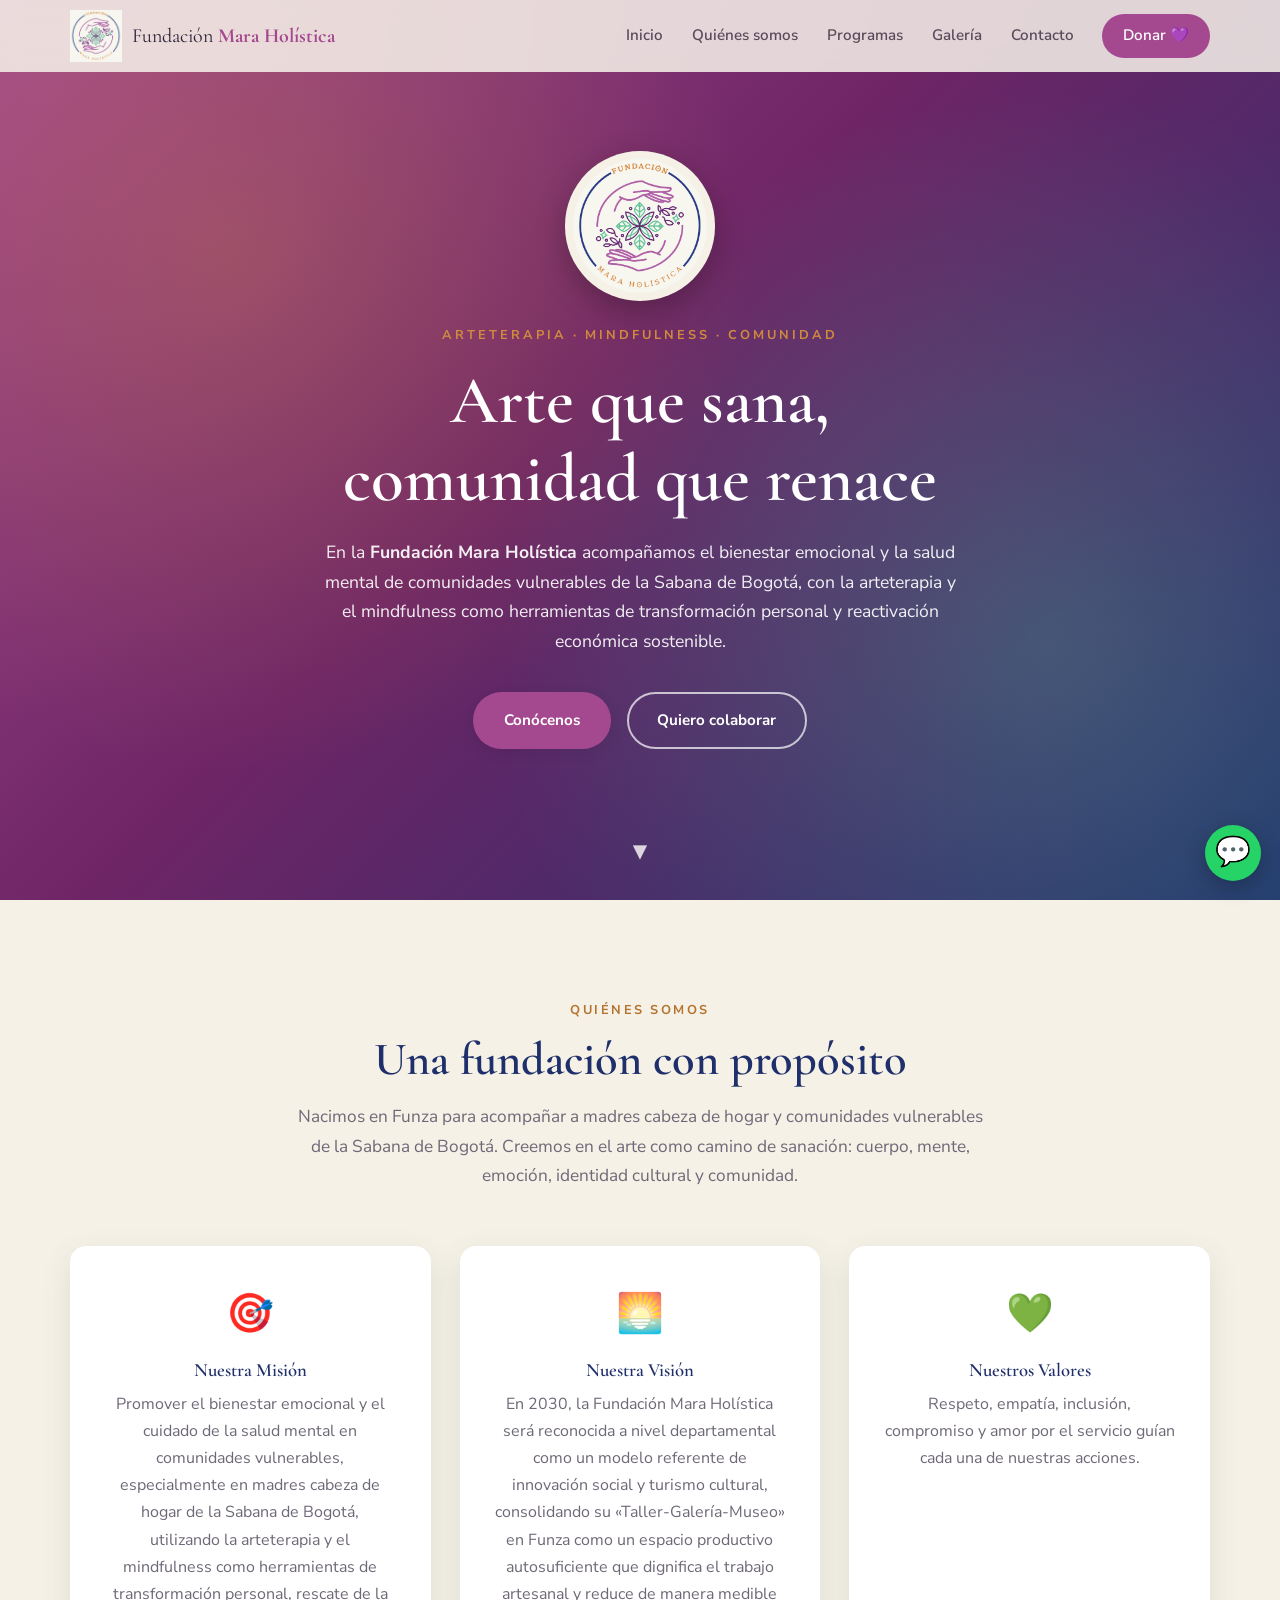
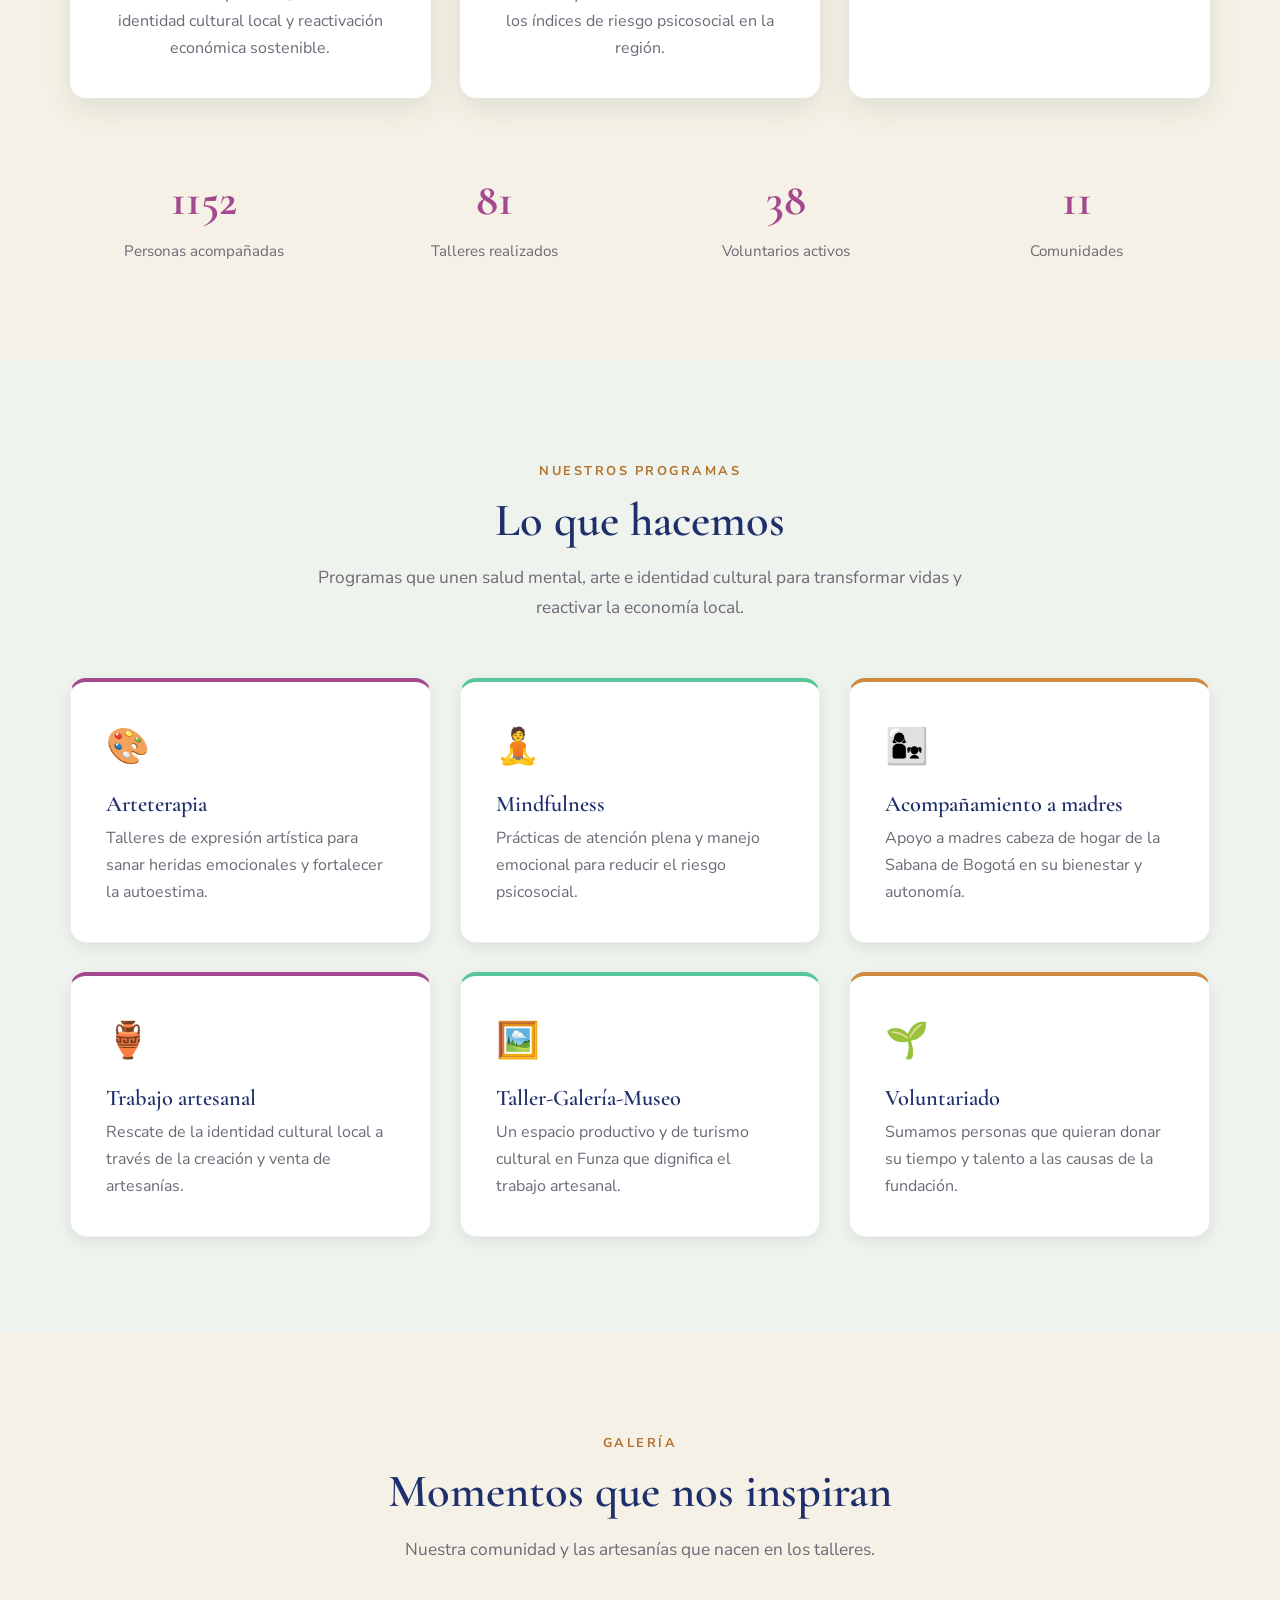
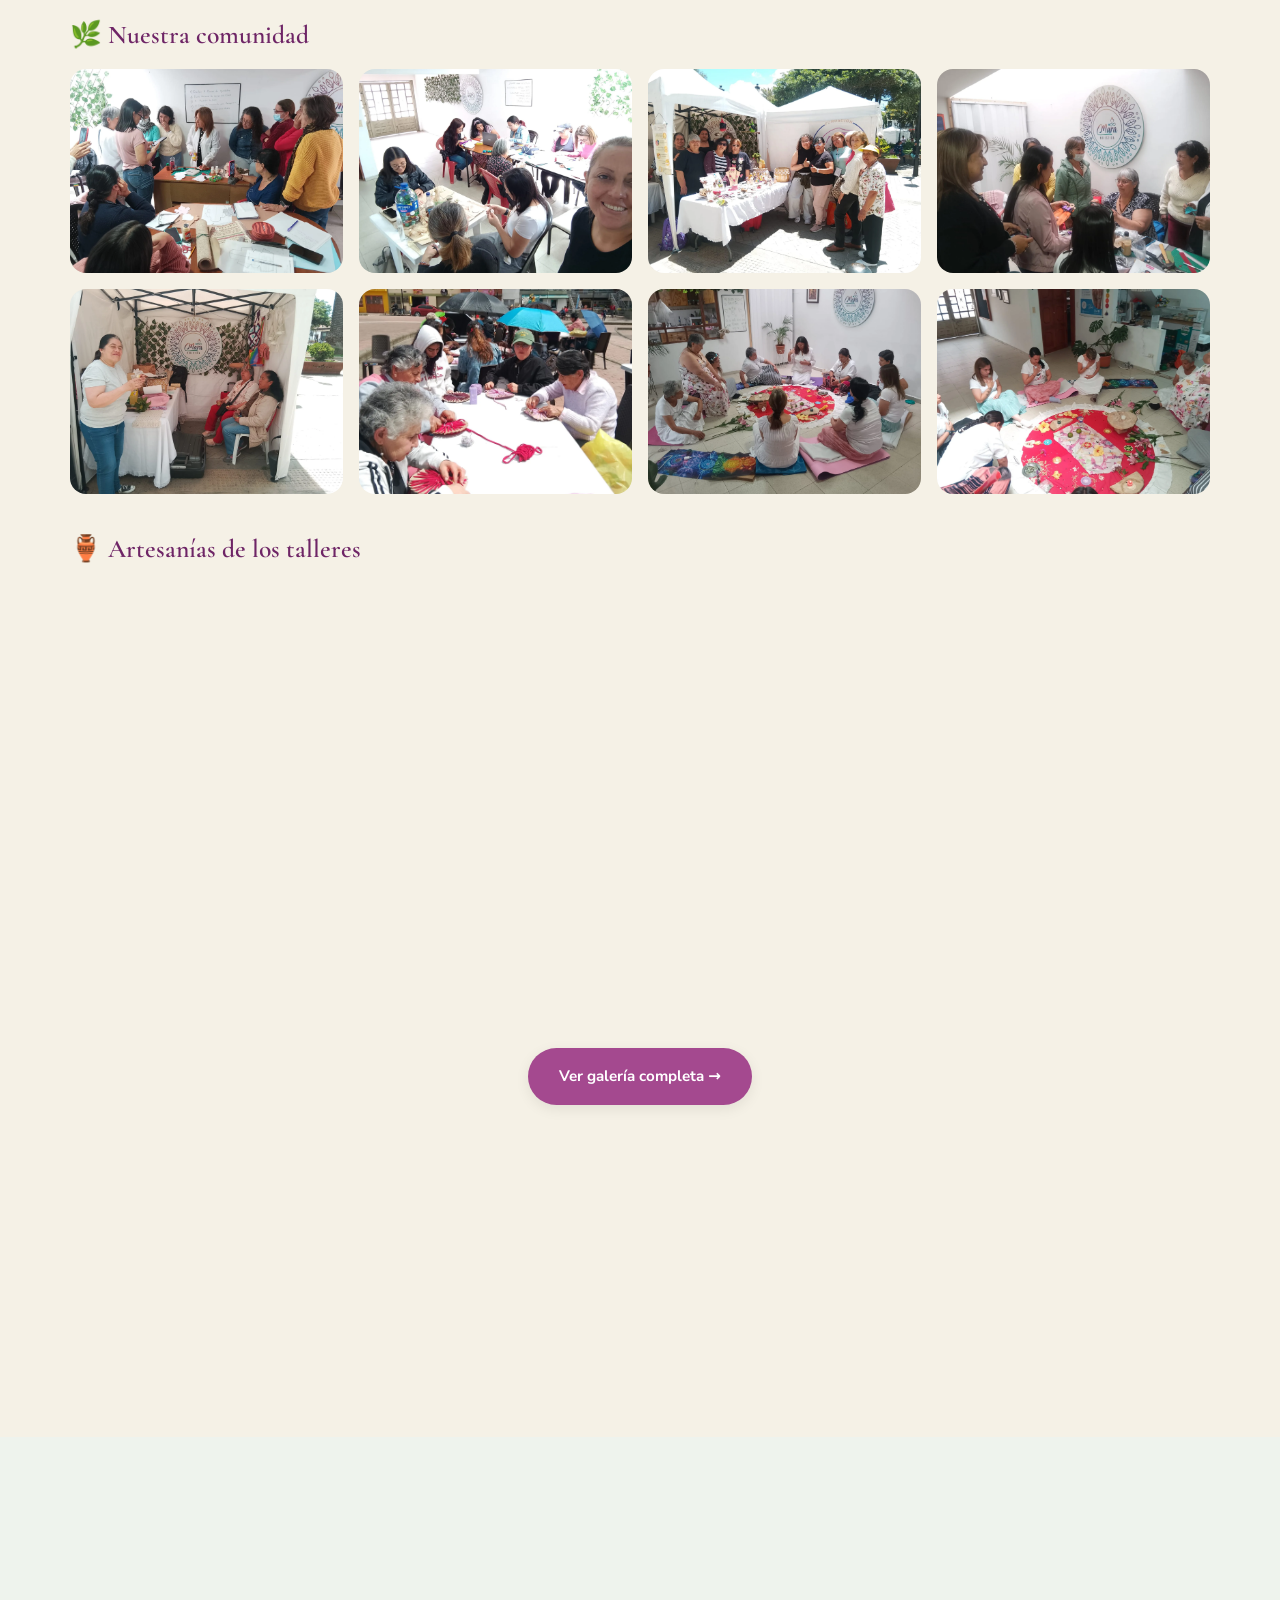
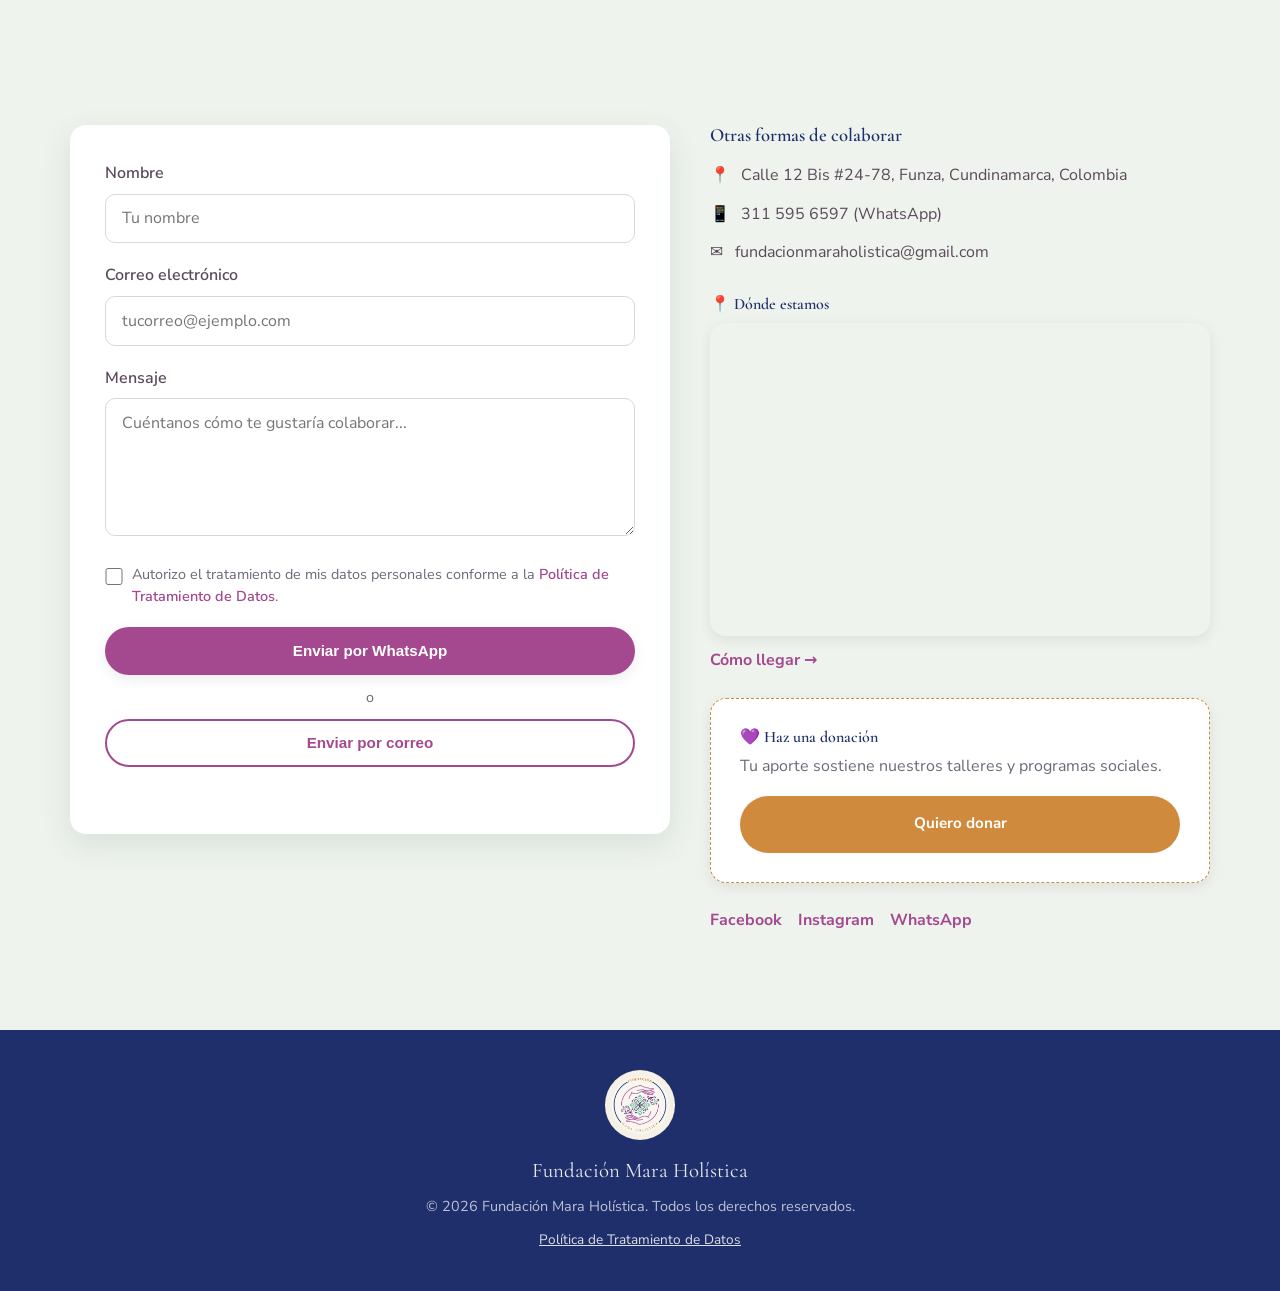
<file: index.html>
<!DOCTYPE html>
<html lang="es">

<head>
  <meta charset="UTF-8" />
  <meta name="viewport" content="width=device-width, initial-scale=1.0" />
  <meta name="description"
    content="Fundación Mara Holística — bienestar emocional y salud mental en la Sabana de Bogotá a través de la arteterapia y el mindfulness, con foco en madres cabeza de hogar de Funza." />
  <title>Fundación Mara Holística</title>
  <link rel="canonical" href="https://fundacionmaraholistica.org/" />

  <!-- Open Graph / redes sociales -->
  <meta property="og:type" content="website" />
  <meta property="og:site_name" content="Fundación Mara Holística" />
  <meta property="og:locale" content="es_CO" />
  <meta property="og:url" content="https://fundacionmaraholistica.org/" />
  <meta property="og:title" content="Fundación Mara Holística" />
  <meta property="og:description"
    content="Bienestar emocional y salud mental en la Sabana de Bogotá a través de la arteterapia y el mindfulness, con foco en madres cabeza de hogar de Funza." />
  <meta property="og:image" content="https://fundacionmaraholistica.org/logo.png" />
  <meta name="twitter:card" content="summary" />
  <meta name="twitter:title" content="Fundación Mara Holística" />
  <meta name="twitter:description"
    content="Bienestar emocional y salud mental a través de la arteterapia y el mindfulness en Funza, Sabana de Bogotá." />
  <meta name="twitter:image" content="https://fundacionmaraholistica.org/logo.png" />

  <link rel="preconnect" href="https://fonts.googleapis.com" />
  <link rel="preconnect" href="https://fonts.gstatic.com" crossorigin />
  <link
    href="https://fonts.googleapis.com/css2?family=Cormorant+Garamond:wght@500;600;700&family=Nunito+Sans:wght@300;400;600;700&display=swap"
    rel="stylesheet" />
  <link rel="icon" type="image/png" href="logo.png" />
  <link rel="stylesheet" href="styles.css" />
</head>

<body>

  <header class="navbar" id="navbar">
    <div class="container nav-inner">
      <a href="#inicio" class="brand">
        <img src="logo.png" alt="Fundación Mara Holística" class="brand-logo" />
        <span class="brand-text">Fundación <strong>Mara Holística</strong></span>
      </a>

      <button class="nav-toggle" id="navToggle" aria-label="Abrir menú" aria-expanded="false">
        <span></span><span></span><span></span>
      </button>

      <nav class="nav-links" id="navLinks">
        <a href="#inicio">Inicio</a>
        <a href="#nosotros">Quiénes somos</a>
        <a href="#servicios">Programas</a>
        <a href="#galeria">Galería</a>
        <a href="#contacto">Contacto</a>
        <a href="donaciones.html" class="nav-cta">Donar 💜</a>
      </nav>
    </div>
  </header>

  <section class="hero" id="inicio">
    <div class="hero-overlay"></div>
    <div class="container hero-content">
      <img src="logo.png" alt="Fundación Mara Holística" class="hero-logo" />
      <p class="hero-eyebrow">Arteterapia · Mindfulness · Comunidad</p>
      <h1 class="hero-title">Arte que sana,<br />comunidad que renace</h1>
      <p class="hero-subtitle">
        En la <strong>Fundación Mara Holística</strong> acompañamos el bienestar emocional y la salud mental
        de comunidades vulnerables de la Sabana de Bogotá, con la arteterapia y el mindfulness como
        herramientas de transformación personal y reactivación económica sostenible.
      </p>
      <div class="hero-actions">
        <a href="#nosotros" class="btn btn-primary">Conócenos</a>
        <a href="#contacto" class="btn btn-ghost">Quiero colaborar</a>
      </div>
    </div>
    <a href="#nosotros" class="scroll-cue" aria-label="Bajar">▾</a>
  </section>

  <section class="section" id="nosotros">
    <div class="container">
      <div class="section-head">
        <span class="kicker">Quiénes somos</span>
        <h2>Una fundación con propósito</h2>
        <p class="section-lead">
          Nacimos en Funza para acompañar a madres cabeza de hogar y comunidades vulnerables de la Sabana de Bogotá.
          Creemos en el arte como camino de sanación: cuerpo, mente, emoción, identidad cultural y comunidad.
        </p>
      </div>

      <div class="pillars">
        <article class="pillar">
          <div class="pillar-icon">🎯</div>
          <h3>Nuestra Misión</h3>
          <p>Promover el bienestar emocional y el cuidado de la salud mental en comunidades vulnerables, especialmente
            en madres cabeza de hogar de la Sabana de Bogotá, utilizando la arteterapia y el mindfulness como
            herramientas de transformación personal, rescate de la identidad cultural local y reactivación económica
            sostenible.</p>
        </article>
        <article class="pillar">
          <div class="pillar-icon">🌅</div>
          <h3>Nuestra Visión</h3>
          <p>En 2030, la Fundación Mara Holística será reconocida a nivel departamental como un modelo referente de
            innovación social y turismo cultural, consolidando su «Taller-Galería-Museo» en Funza como un espacio
            productivo autosuficiente que dignifica el trabajo artesanal y reduce de manera medible los índices de
            riesgo psicosocial en la región.</p>
        </article>
        <article class="pillar">
          <div class="pillar-icon">💚</div>
          <h3>Nuestros Valores</h3>
          <p>Respeto, empatía, inclusión, compromiso y amor por el servicio guían cada una de nuestras acciones.</p>
        </article>
      </div>

      <div class="stats">
        <div class="stat"><span class="stat-num" data-target="1200">0</span><span class="stat-label">Personas
            acompañadas</span></div>
        <div class="stat"><span class="stat-num" data-target="85">0</span><span class="stat-label">Talleres
            realizados</span></div>
        <div class="stat"><span class="stat-num" data-target="40">0</span><span class="stat-label">Voluntarios
            activos</span></div>
        <div class="stat"><span class="stat-num" data-target="12">0</span><span class="stat-label">Comunidades</span>
        </div>
      </div>
    </div>
  </section>

  <section class="section section-alt" id="servicios">
    <div class="container">
      <div class="section-head">
        <span class="kicker">Nuestros programas</span>
        <h2>Lo que hacemos</h2>
        <p class="section-lead">Programas que unen salud mental, arte e identidad cultural para transformar vidas y
          reactivar la economía local.</p>
      </div>

      <div class="cards">
        <article class="card">
          <div class="card-icon">🎨</div>
          <h3>Arteterapia</h3>
          <p>Talleres de expresión artística para sanar heridas emocionales y fortalecer la autoestima.</p>
        </article>
        <article class="card">
          <div class="card-icon">🧘</div>
          <h3>Mindfulness</h3>
          <p>Prácticas de atención plena y manejo emocional para reducir el riesgo psicosocial.</p>
        </article>
        <article class="card">
          <div class="card-icon">👩‍👧</div>
          <h3>Acompañamiento a madres</h3>
          <p>Apoyo a madres cabeza de hogar de la Sabana de Bogotá en su bienestar y autonomía.</p>
        </article>
        <article class="card">
          <div class="card-icon">🏺</div>
          <h3>Trabajo artesanal</h3>
          <p>Rescate de la identidad cultural local a través de la creación y venta de artesanías.</p>
        </article>
        <article class="card">
          <div class="card-icon">🖼️</div>
          <h3>Taller-Galería-Museo</h3>
          <p>Un espacio productivo y de turismo cultural en Funza que dignifica el trabajo artesanal.</p>
        </article>
        <article class="card">
          <div class="card-icon">🌱</div>
          <h3>Voluntariado</h3>
          <p>Sumamos personas que quieran donar su tiempo y talento a las causas de la fundación.</p>
        </article>
      </div>
    </div>
  </section>

  <section class="section" id="galeria">
    <div class="container">
      <div class="section-head">
        <span class="kicker">Galería</span>
        <h2>Momentos que nos inspiran</h2>
        <p class="section-lead">Nuestra comunidad y las artesanías que nacen en los talleres.</p>
      </div>

      <div class="gallery-group">
        <h3 class="gallery-subtitle">🌿 Nuestra comunidad</h3>
        <div class="gallery">
          <a class="gallery-item" href="fotos/comunidad/comunidad-1.jpg" target="_blank" rel="noopener"><picture><source srcset="fotos/comunidad/comunidad-1.webp" type="image/webp" /><img src="fotos/comunidad/comunidad-1.jpg" alt="Comunidad de la Fundación Mara Holística 1" loading="lazy" /></picture></a>
          <a class="gallery-item" href="fotos/comunidad/comunidad-2.jpg" target="_blank" rel="noopener"><picture><source srcset="fotos/comunidad/comunidad-2.webp" type="image/webp" /><img src="fotos/comunidad/comunidad-2.jpg" alt="Comunidad de la Fundación Mara Holística 2" loading="lazy" /></picture></a>
          <a class="gallery-item" href="fotos/comunidad/comunidad-3.jpg" target="_blank" rel="noopener"><picture><source srcset="fotos/comunidad/comunidad-3.webp" type="image/webp" /><img src="fotos/comunidad/comunidad-3.jpg" alt="Comunidad de la Fundación Mara Holística 3" loading="lazy" /></picture></a>
          <a class="gallery-item" href="fotos/comunidad/comunidad-4.jpg" target="_blank" rel="noopener"><picture><source srcset="fotos/comunidad/comunidad-4.webp" type="image/webp" /><img src="fotos/comunidad/comunidad-4.jpg" alt="Comunidad de la Fundación Mara Holística 4" loading="lazy" /></picture></a>
          <a class="gallery-item" href="fotos/comunidad/comunidad-5.jpg" target="_blank" rel="noopener"><picture><source srcset="fotos/comunidad/comunidad-5.webp" type="image/webp" /><img src="fotos/comunidad/comunidad-5.jpg" alt="Comunidad de la Fundación Mara Holística 5" loading="lazy" /></picture></a>
          <a class="gallery-item" href="fotos/comunidad/comunidad-6.jpg" target="_blank" rel="noopener"><picture><source srcset="fotos/comunidad/comunidad-6.webp" type="image/webp" /><img src="fotos/comunidad/comunidad-6.jpg" alt="Comunidad de la Fundación Mara Holística 6" loading="lazy" /></picture></a>
          <a class="gallery-item" href="fotos/comunidad/comunidad-7.jpg" target="_blank" rel="noopener"><picture><source srcset="fotos/comunidad/comunidad-7.webp" type="image/webp" /><img src="fotos/comunidad/comunidad-7.jpg" alt="Comunidad de la Fundación Mara Holística 7" loading="lazy" /></picture></a>
          <a class="gallery-item" href="fotos/comunidad/comunidad-8.jpg" target="_blank" rel="noopener"><picture><source srcset="fotos/comunidad/comunidad-8.webp" type="image/webp" /><img src="fotos/comunidad/comunidad-8.jpg" alt="Comunidad de la Fundación Mara Holística 8" loading="lazy" /></picture></a>
        </div>
      </div>

      <div class="gallery-group">
        <h3 class="gallery-subtitle">🏺 Artesanías de los talleres</h3>
        <div class="gallery">
          <a class="gallery-item" href="fotos/artesanias/artesania-1.jpg" target="_blank" rel="noopener"><picture><source srcset="fotos/artesanias/artesania-1.webp" type="image/webp" /><img src="fotos/artesanias/artesania-1.jpg" alt="Artesanía de los talleres 1" loading="lazy" /></picture></a>
          <a class="gallery-item" href="fotos/artesanias/artesania-2.jpg" target="_blank" rel="noopener"><picture><source srcset="fotos/artesanias/artesania-2.webp" type="image/webp" /><img src="fotos/artesanias/artesania-2.jpg" alt="Artesanía de los talleres 2" loading="lazy" /></picture></a>
          <a class="gallery-item" href="fotos/artesanias/artesania-3.jpg" target="_blank" rel="noopener"><picture><source srcset="fotos/artesanias/artesania-3.webp" type="image/webp" /><img src="fotos/artesanias/artesania-3.jpg" alt="Artesanía de los talleres 3" loading="lazy" /></picture></a>
          <a class="gallery-item" href="fotos/artesanias/artesania-4.jpg" target="_blank" rel="noopener"><picture><source srcset="fotos/artesanias/artesania-4.webp" type="image/webp" /><img src="fotos/artesanias/artesania-4.jpg" alt="Artesanía de los talleres 4" loading="lazy" /></picture></a>
          <a class="gallery-item" href="fotos/artesanias/artesania-5.jpg" target="_blank" rel="noopener"><picture><source srcset="fotos/artesanias/artesania-5.webp" type="image/webp" /><img src="fotos/artesanias/artesania-5.jpg" alt="Artesanía de los talleres 5" loading="lazy" /></picture></a>
          <a class="gallery-item" href="fotos/artesanias/artesania-6.jpg" target="_blank" rel="noopener"><picture><source srcset="fotos/artesanias/artesania-6.webp" type="image/webp" /><img src="fotos/artesanias/artesania-6.jpg" alt="Artesanía de los talleres 6" loading="lazy" /></picture></a>
          <a class="gallery-item" href="fotos/artesanias/artesania-7.jpg" target="_blank" rel="noopener"><picture><source srcset="fotos/artesanias/artesania-7.webp" type="image/webp" /><img src="fotos/artesanias/artesania-7.jpg" alt="Artesanía de los talleres 7" loading="lazy" /></picture></a>
          <a class="gallery-item" href="fotos/artesanias/artesania-8.jpg" target="_blank" rel="noopener"><picture><source srcset="fotos/artesanias/artesania-8.webp" type="image/webp" /><img src="fotos/artesanias/artesania-8.jpg" alt="Artesanía de los talleres 8" loading="lazy" /></picture></a>
        </div>
      </div>

      <div class="gallery-cta">
        <a href="galeria.html" class="btn btn-primary">Ver galería completa →</a>
      </div>

      <div class="testimonials">
        <figure class="testimonial">
          <blockquote>"Los talleres me ayudaron a reencontrarme conmigo misma. Estoy muy agradecida con la fundación."
          </blockquote>
          <figcaption>— María G., participante</figcaption>
        </figure>
        <figure class="testimonial">
          <blockquote>"Ser voluntario aquí cambió mi vida. Dar es la mejor forma de recibir."</blockquote>
          <figcaption>— Carlos R., voluntario</figcaption>
        </figure>
      </div>
    </div>
  </section>

  <section class="section section-contact" id="contacto">
    <div class="container">
      <div class="section-head">
        <span class="kicker">Contacto</span>
        <h2>Únete a nuestra causa</h2>
        <p class="section-lead">¿Quieres participar, donar o saber más? Escríbenos, nos encantará conocerte.</p>
      </div>

      <div class="contact-grid">
        <form class="contact-form" id="contactForm" novalidate>
          <div class="field">
            <label for="nombre">Nombre</label>
            <input type="text" id="nombre" name="nombre" placeholder="Tu nombre" required />
          </div>
          <div class="field">
            <label for="email">Correo electrónico</label>
            <input type="email" id="email" name="email" placeholder="tucorreo@ejemplo.com" required />
          </div>
          <div class="field">
            <label for="mensaje">Mensaje</label>
            <textarea id="mensaje" name="mensaje" rows="5" placeholder="Cuéntanos cómo te gustaría colaborar..."
              required></textarea>
          </div>
          <label class="field-consent" for="consent">
            <input type="checkbox" id="consent" name="consent" required />
            <span>Autorizo el tratamiento de mis datos personales conforme a la
              <a href="privacidad.html" target="_blank" rel="noopener">Política de Tratamiento de Datos</a>.</span>
          </label>
          <button type="submit" class="btn btn-primary btn-block">Enviar por WhatsApp</button>
          <p class="form-or">o</p>
          <button type="button" id="sendEmailBtn" class="btn btn-ghost-dark btn-block">Enviar por correo</button>
          <p class="form-note" id="formNote" role="status"></p>
        </form>

        <aside class="contact-info">
          <h3>Otras formas de colaborar</h3>
          <ul class="contact-list">
            <li><span>📍</span> Calle 12 Bis #24-78, Funza, Cundinamarca, Colombia</li>
            <li><span>📱</span> <a href="https://wa.me/573115956597" target="_blank" rel="noopener">311 595 6597
                (WhatsApp)</a></li>
            <li><span>✉️</span> <a href="mailto:fundacionmaraholistica@gmail.com">fundacionmaraholistica@gmail.com</a></li>
          </ul>

          <div class="contact-map">
            <h4 class="map-title">📍 Dónde estamos</h4>
            <div class="map-frame">
              <iframe title="Ubicación de la Fundación Mara Holística en Google Maps"
                src="https://www.google.com/maps?q=Calle%2012%20Bis%20%2324-78%2C%20Funza%2C%20Cundinamarca%2C%20Colombia&z=16&hl=es&output=embed"
                loading="lazy" referrerpolicy="no-referrer-when-downgrade" allowfullscreen></iframe>
            </div>
            <a class="map-link"
              href="https://www.google.com/maps/search/?api=1&query=Calle%2012%20Bis%20%2324-78%2C%20Funza%2C%20Cundinamarca%2C%20Colombia"
              target="_blank" rel="noopener">Cómo llegar →</a>
          </div>

          <div class="donate-box">
            <h4>💜 Haz una donación</h4>
            <p>Tu aporte sostiene nuestros talleres y programas sociales.</p>
            <a href="donaciones.html" class="btn btn-gold btn-block">Quiero donar</a>
          </div>

          <div class="socials">
            <a href="https://www.facebook.com/share/1BR5L8YwPU/" target="_blank" rel="noopener"
              aria-label="Facebook">Facebook</a>
            <a href="https://www.instagram.com/maraholistik?igsh=MTh6ZTB3NWdobnhleQ==" target="_blank" rel="noopener"
              aria-label="Instagram">Instagram</a>
            <a href="https://wa.me/573115956597" target="_blank" rel="noopener" aria-label="WhatsApp">WhatsApp</a>
          </div>
        </aside>
      </div>
    </div>
  </section>

  <footer class="footer">
    <div class="container footer-inner">
      <img src="logo.png" alt="Fundación Mara Holística" class="footer-logo" />
      <p class="footer-brand">Fundación Mara Holística</p>
      <p class="footer-copy">© <span id="year"></span> Fundación Mara Holística. Todos los derechos reservados.</p>
    </div>
  </footer>

  <script src="script.js"></script>
</body>

</html>
</file>
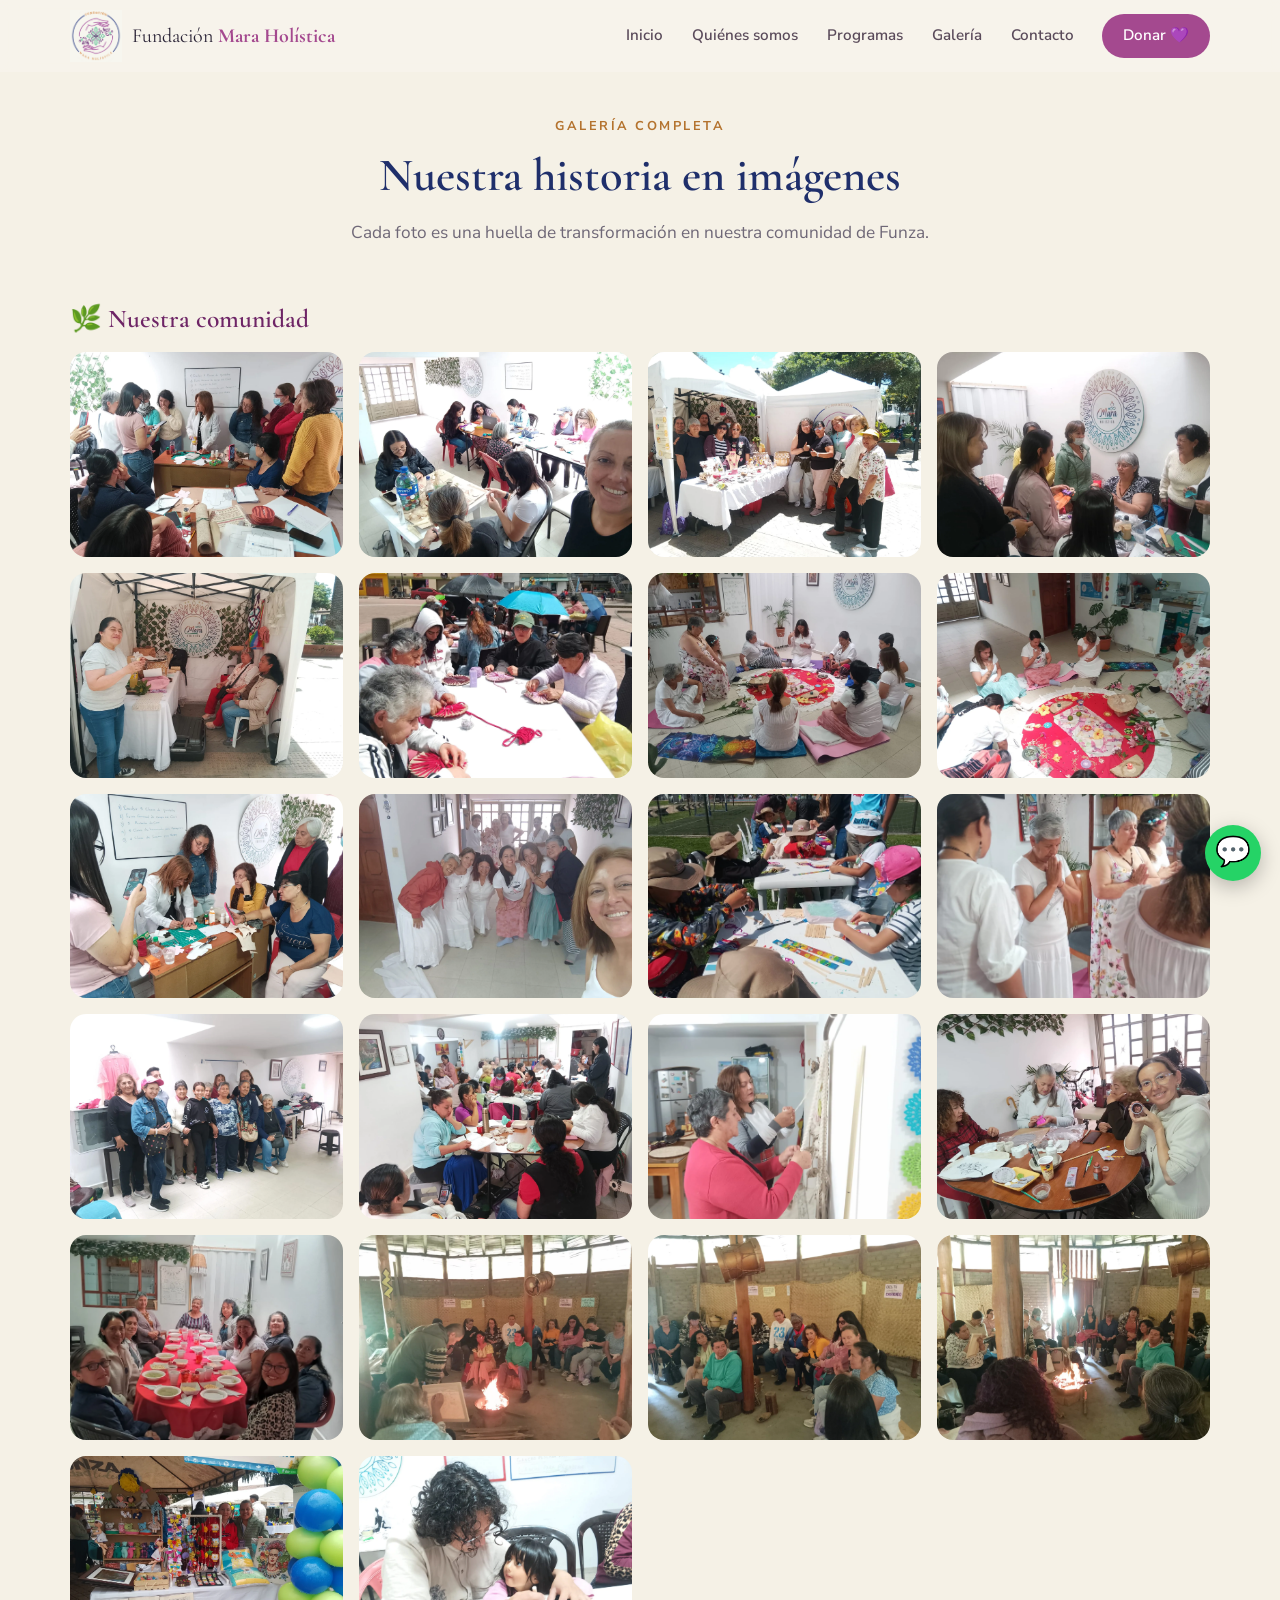
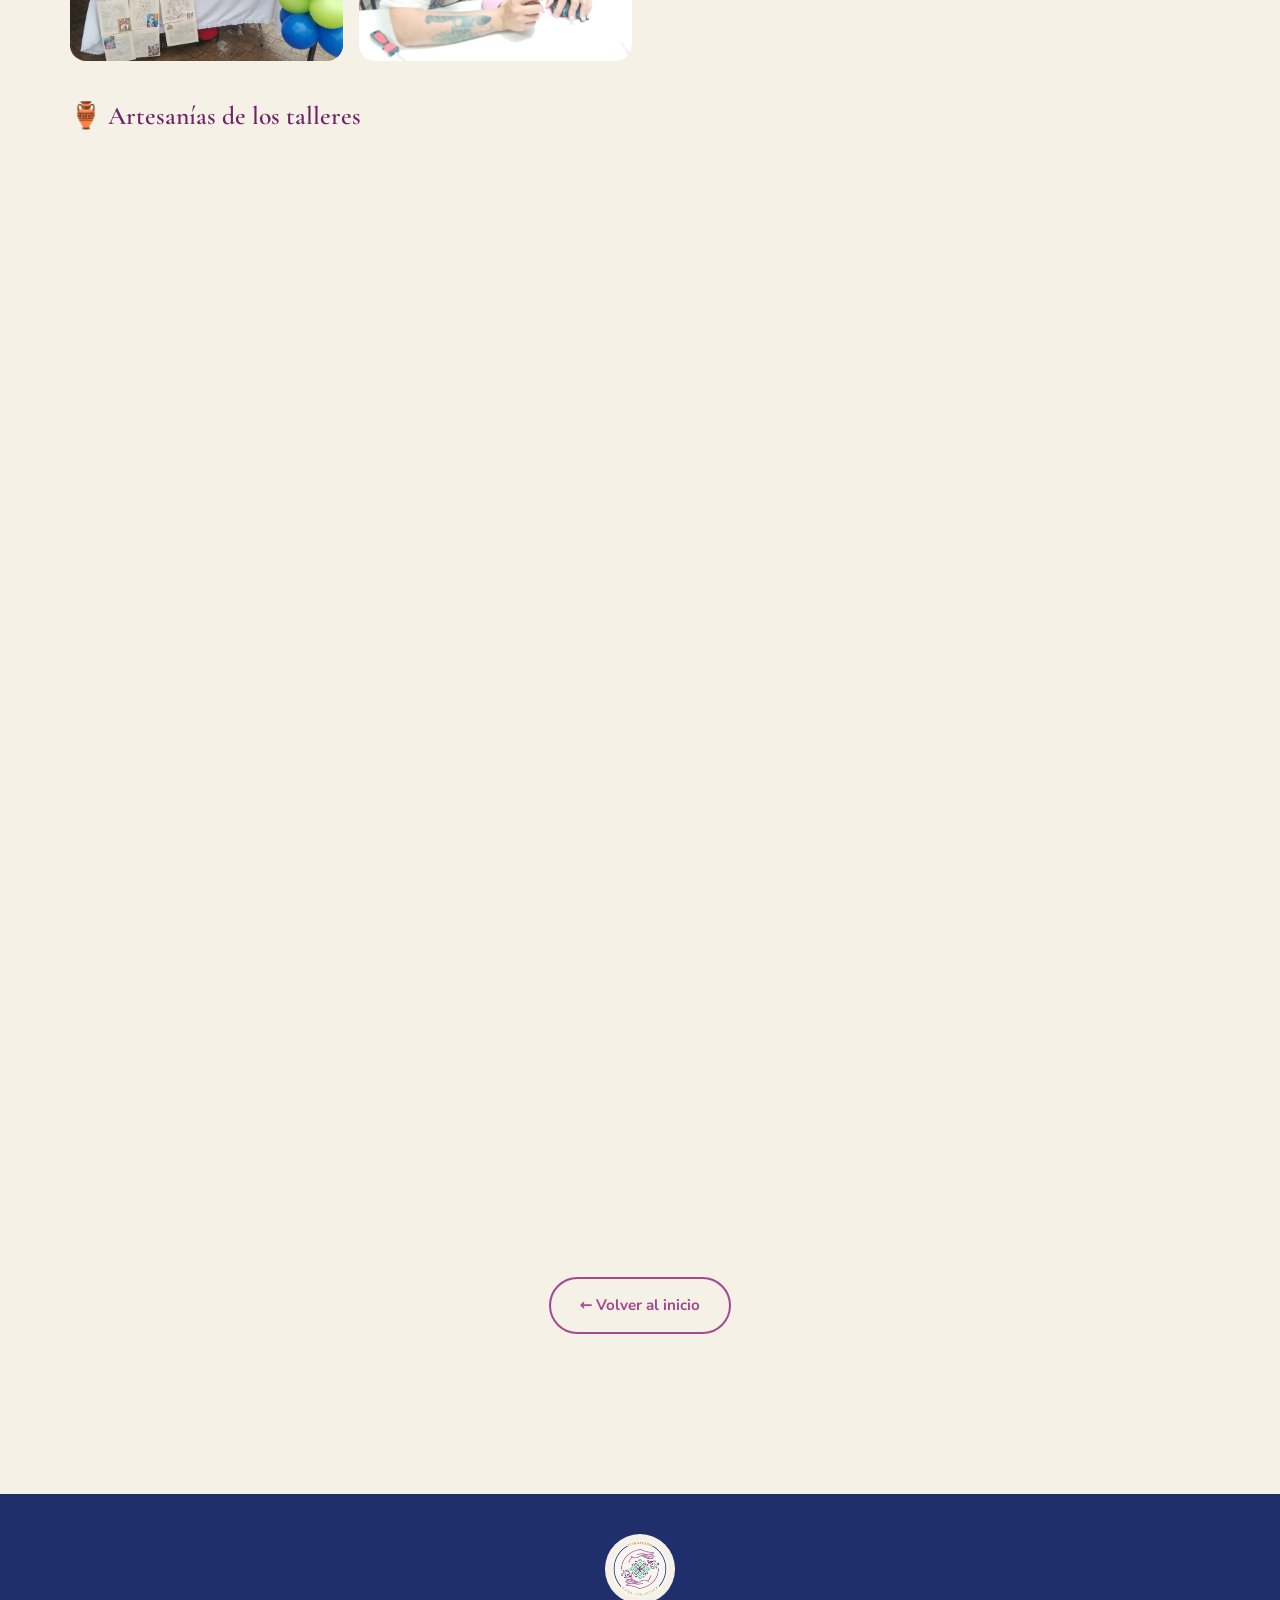
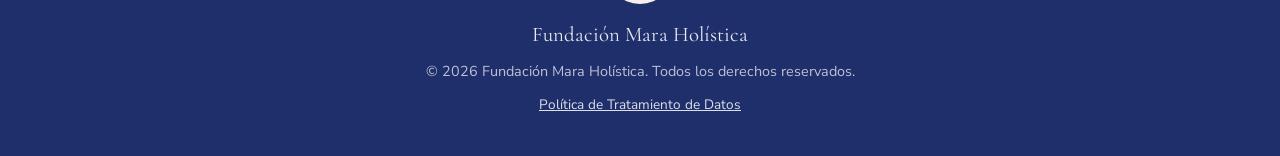
<file: galeria.html>
<!DOCTYPE html>
<html lang="es">

<head>
  <meta charset="UTF-8" />
  <meta name="viewport" content="width=device-width, initial-scale=1.0" />
  <meta name="description"
    content="Galería completa de la Fundación Mara Holística: nuestra comunidad en Funza y las artesanías de los talleres de arteterapia." />
  <title>Galería — Fundación Mara Holística</title>
  <link rel="canonical" href="https://fundacionmaraholistica.org/galeria.html" />

  <!-- Open Graph / redes sociales -->
  <meta property="og:type" content="website" />
  <meta property="og:site_name" content="Fundación Mara Holística" />
  <meta property="og:locale" content="es_CO" />
  <meta property="og:url" content="https://fundacionmaraholistica.org/galeria.html" />
  <meta property="og:title" content="Galería — Fundación Mara Holística" />
  <meta property="og:description"
    content="Nuestra comunidad en Funza y las artesanías que nacen en los talleres de arteterapia." />
  <meta property="og:image" content="https://fundacionmaraholistica.org/logo.png" />
  <meta name="twitter:card" content="summary" />
  <meta name="twitter:title" content="Galería — Fundación Mara Holística" />
  <meta name="twitter:description"
    content="Nuestra comunidad y las artesanías de los talleres en imágenes." />
  <meta name="twitter:image" content="https://fundacionmaraholistica.org/logo.png" />

  <link rel="preconnect" href="https://fonts.googleapis.com" />
  <link rel="preconnect" href="https://fonts.gstatic.com" crossorigin />
  <link
    href="https://fonts.googleapis.com/css2?family=Cormorant+Garamond:wght@500;600;700&family=Nunito+Sans:wght@300;400;600;700&display=swap"
    rel="stylesheet" />
  <link rel="icon" type="image/png" href="logo.png" />
  <link rel="stylesheet" href="styles.css" />
</head>

<body>

  <header class="navbar scrolled" id="navbar">
    <div class="container nav-inner">
      <a href="index.html" class="brand">
        <img src="logo.png" alt="Fundación Mara Holística" class="brand-logo" />
        <span class="brand-text">Fundación <strong>Mara Holística</strong></span>
      </a>

      <button class="nav-toggle" id="navToggle" aria-label="Abrir menú" aria-expanded="false">
        <span></span><span></span><span></span>
      </button>

      <nav class="nav-links" id="navLinks">
        <a href="index.html#inicio">Inicio</a>
        <a href="index.html#nosotros">Quiénes somos</a>
        <a href="index.html#servicios">Programas</a>
        <a href="galeria.html">Galería</a>
        <a href="index.html#contacto">Contacto</a>
        <a href="donaciones.html" class="nav-cta">Donar 💜</a>
      </nav>
    </div>
  </header>

  <section class="section" style="padding-top: 7rem;">
    <div class="container">
      <div class="section-head">
        <span class="kicker">Galería completa</span>
        <h2>Nuestra historia en imágenes</h2>
        <p class="section-lead">Cada foto es una huella de transformación en nuestra comunidad de Funza.</p>
      </div>

      <div class="gallery-group">
        <h3 class="gallery-subtitle">🌿 Nuestra comunidad</h3>
        <div class="gallery">
          <a class="gallery-item" href="fotos/comunidad/comunidad-1.jpg" target="_blank" rel="noopener"><picture><source srcset="fotos/comunidad/comunidad-1.webp" type="image/webp" /><img src="fotos/comunidad/comunidad-1.jpg" alt="Comunidad de la Fundación Mara Holística 1" loading="lazy" /></picture></a>
          <a class="gallery-item" href="fotos/comunidad/comunidad-2.jpg" target="_blank" rel="noopener"><picture><source srcset="fotos/comunidad/comunidad-2.webp" type="image/webp" /><img src="fotos/comunidad/comunidad-2.jpg" alt="Comunidad de la Fundación Mara Holística 2" loading="lazy" /></picture></a>
          <a class="gallery-item" href="fotos/comunidad/comunidad-3.jpg" target="_blank" rel="noopener"><picture><source srcset="fotos/comunidad/comunidad-3.webp" type="image/webp" /><img src="fotos/comunidad/comunidad-3.jpg" alt="Comunidad de la Fundación Mara Holística 3" loading="lazy" /></picture></a>
          <a class="gallery-item" href="fotos/comunidad/comunidad-4.jpg" target="_blank" rel="noopener"><picture><source srcset="fotos/comunidad/comunidad-4.webp" type="image/webp" /><img src="fotos/comunidad/comunidad-4.jpg" alt="Comunidad de la Fundación Mara Holística 4" loading="lazy" /></picture></a>
          <a class="gallery-item" href="fotos/comunidad/comunidad-5.jpg" target="_blank" rel="noopener"><picture><source srcset="fotos/comunidad/comunidad-5.webp" type="image/webp" /><img src="fotos/comunidad/comunidad-5.jpg" alt="Comunidad de la Fundación Mara Holística 5" loading="lazy" /></picture></a>
          <a class="gallery-item" href="fotos/comunidad/comunidad-6.jpg" target="_blank" rel="noopener"><picture><source srcset="fotos/comunidad/comunidad-6.webp" type="image/webp" /><img src="fotos/comunidad/comunidad-6.jpg" alt="Comunidad de la Fundación Mara Holística 6" loading="lazy" /></picture></a>
          <a class="gallery-item" href="fotos/comunidad/comunidad-7.jpg" target="_blank" rel="noopener"><picture><source srcset="fotos/comunidad/comunidad-7.webp" type="image/webp" /><img src="fotos/comunidad/comunidad-7.jpg" alt="Comunidad de la Fundación Mara Holística 7" loading="lazy" /></picture></a>
          <a class="gallery-item" href="fotos/comunidad/comunidad-8.jpg" target="_blank" rel="noopener"><picture><source srcset="fotos/comunidad/comunidad-8.webp" type="image/webp" /><img src="fotos/comunidad/comunidad-8.jpg" alt="Comunidad de la Fundación Mara Holística 8" loading="lazy" /></picture></a>
          <a class="gallery-item" href="fotos/comunidad/comunidad-9.jpg" target="_blank" rel="noopener"><picture><source srcset="fotos/comunidad/comunidad-9.webp" type="image/webp" /><img src="fotos/comunidad/comunidad-9.jpg" alt="Comunidad de la Fundación Mara Holística 9" loading="lazy" /></picture></a>
          <a class="gallery-item" href="fotos/comunidad/comunidad-10.jpg" target="_blank" rel="noopener"><picture><source srcset="fotos/comunidad/comunidad-10.webp" type="image/webp" /><img src="fotos/comunidad/comunidad-10.jpg" alt="Comunidad de la Fundación Mara Holística 10" loading="lazy" /></picture></a>
          <a class="gallery-item" href="fotos/comunidad/comunidad-11.jpg" target="_blank" rel="noopener"><picture><source srcset="fotos/comunidad/comunidad-11.webp" type="image/webp" /><img src="fotos/comunidad/comunidad-11.jpg" alt="Comunidad de la Fundación Mara Holística 11" loading="lazy" /></picture></a>
          <a class="gallery-item" href="fotos/comunidad/comunidad-12.jpg" target="_blank" rel="noopener"><picture><source srcset="fotos/comunidad/comunidad-12.webp" type="image/webp" /><img src="fotos/comunidad/comunidad-12.jpg" alt="Comunidad de la Fundación Mara Holística 12" loading="lazy" /></picture></a>
          <a class="gallery-item" href="fotos/comunidad/comunidad-13.jpg" target="_blank" rel="noopener"><picture><source srcset="fotos/comunidad/comunidad-13.webp" type="image/webp" /><img src="fotos/comunidad/comunidad-13.jpg" alt="Comunidad de la Fundación Mara Holística 13" loading="lazy" /></picture></a>
          <a class="gallery-item" href="fotos/comunidad/comunidad-14.jpg" target="_blank" rel="noopener"><picture><source srcset="fotos/comunidad/comunidad-14.webp" type="image/webp" /><img src="fotos/comunidad/comunidad-14.jpg" alt="Comunidad de la Fundación Mara Holística 14" loading="lazy" /></picture></a>
          <a class="gallery-item" href="fotos/comunidad/comunidad-15.jpg" target="_blank" rel="noopener"><picture><source srcset="fotos/comunidad/comunidad-15.webp" type="image/webp" /><img src="fotos/comunidad/comunidad-15.jpg" alt="Comunidad de la Fundación Mara Holística 15" loading="lazy" /></picture></a>
          <a class="gallery-item" href="fotos/comunidad/comunidad-16.jpg" target="_blank" rel="noopener"><picture><source srcset="fotos/comunidad/comunidad-16.webp" type="image/webp" /><img src="fotos/comunidad/comunidad-16.jpg" alt="Comunidad de la Fundación Mara Holística 16" loading="lazy" /></picture></a>
          <a class="gallery-item" href="fotos/comunidad/comunidad-17.jpg" target="_blank" rel="noopener"><picture><source srcset="fotos/comunidad/comunidad-17.webp" type="image/webp" /><img src="fotos/comunidad/comunidad-17.jpg" alt="Comunidad de la Fundación Mara Holística 17" loading="lazy" /></picture></a>
          <a class="gallery-item" href="fotos/comunidad/comunidad-18.jpg" target="_blank" rel="noopener"><picture><source srcset="fotos/comunidad/comunidad-18.webp" type="image/webp" /><img src="fotos/comunidad/comunidad-18.jpg" alt="Comunidad de la Fundación Mara Holística 18" loading="lazy" /></picture></a>
          <a class="gallery-item" href="fotos/comunidad/comunidad-19.jpg" target="_blank" rel="noopener"><picture><source srcset="fotos/comunidad/comunidad-19.webp" type="image/webp" /><img src="fotos/comunidad/comunidad-19.jpg" alt="Comunidad de la Fundación Mara Holística 19" loading="lazy" /></picture></a>
          <a class="gallery-item" href="fotos/comunidad/comunidad-20.jpg" target="_blank" rel="noopener"><picture><source srcset="fotos/comunidad/comunidad-20.webp" type="image/webp" /><img src="fotos/comunidad/comunidad-20.jpg" alt="Comunidad de la Fundación Mara Holística 20" loading="lazy" /></picture></a>
          <a class="gallery-item" href="fotos/comunidad/comunidad-21.jpg" target="_blank" rel="noopener"><picture><source srcset="fotos/comunidad/comunidad-21.webp" type="image/webp" /><img src="fotos/comunidad/comunidad-21.jpg" alt="Comunidad de la Fundación Mara Holística 21" loading="lazy" /></picture></a>
          <a class="gallery-item" href="fotos/comunidad/comunidad-22.jpg" target="_blank" rel="noopener"><picture><source srcset="fotos/comunidad/comunidad-22.webp" type="image/webp" /><img src="fotos/comunidad/comunidad-22.jpg" alt="Comunidad de la Fundación Mara Holística 22" loading="lazy" /></picture></a>
        </div>
      </div>

      <div class="gallery-group">
        <h3 class="gallery-subtitle">🏺 Artesanías de los talleres</h3>
        <div class="gallery">
          <a class="gallery-item" href="fotos/artesanias/artesania-1.jpg" target="_blank" rel="noopener"><picture><source srcset="fotos/artesanias/artesania-1.webp" type="image/webp" /><img src="fotos/artesanias/artesania-1.jpg" alt="Artesanía de los talleres 1" loading="lazy" /></picture></a>
          <a class="gallery-item" href="fotos/artesanias/artesania-2.jpg" target="_blank" rel="noopener"><picture><source srcset="fotos/artesanias/artesania-2.webp" type="image/webp" /><img src="fotos/artesanias/artesania-2.jpg" alt="Artesanía de los talleres 2" loading="lazy" /></picture></a>
          <a class="gallery-item" href="fotos/artesanias/artesania-3.jpg" target="_blank" rel="noopener"><picture><source srcset="fotos/artesanias/artesania-3.webp" type="image/webp" /><img src="fotos/artesanias/artesania-3.jpg" alt="Artesanía de los talleres 3" loading="lazy" /></picture></a>
          <a class="gallery-item" href="fotos/artesanias/artesania-4.jpg" target="_blank" rel="noopener"><picture><source srcset="fotos/artesanias/artesania-4.webp" type="image/webp" /><img src="fotos/artesanias/artesania-4.jpg" alt="Artesanía de los talleres 4" loading="lazy" /></picture></a>
          <a class="gallery-item" href="fotos/artesanias/artesania-5.jpg" target="_blank" rel="noopener"><picture><source srcset="fotos/artesanias/artesania-5.webp" type="image/webp" /><img src="fotos/artesanias/artesania-5.jpg" alt="Artesanía de los talleres 5" loading="lazy" /></picture></a>
          <a class="gallery-item" href="fotos/artesanias/artesania-6.jpg" target="_blank" rel="noopener"><picture><source srcset="fotos/artesanias/artesania-6.webp" type="image/webp" /><img src="fotos/artesanias/artesania-6.jpg" alt="Artesanía de los talleres 6" loading="lazy" /></picture></a>
          <a class="gallery-item" href="fotos/artesanias/artesania-7.jpg" target="_blank" rel="noopener"><picture><source srcset="fotos/artesanias/artesania-7.webp" type="image/webp" /><img src="fotos/artesanias/artesania-7.jpg" alt="Artesanía de los talleres 7" loading="lazy" /></picture></a>
          <a class="gallery-item" href="fotos/artesanias/artesania-8.jpg" target="_blank" rel="noopener"><picture><source srcset="fotos/artesanias/artesania-8.webp" type="image/webp" /><img src="fotos/artesanias/artesania-8.jpg" alt="Artesanía de los talleres 8" loading="lazy" /></picture></a>
          <a class="gallery-item" href="fotos/artesanias/artesania-9.jpg" target="_blank" rel="noopener"><picture><source srcset="fotos/artesanias/artesania-9.webp" type="image/webp" /><img src="fotos/artesanias/artesania-9.jpg" alt="Artesanía de los talleres 9" loading="lazy" /></picture></a>
          <a class="gallery-item" href="fotos/artesanias/artesania-10.jpg" target="_blank" rel="noopener"><picture><source srcset="fotos/artesanias/artesania-10.webp" type="image/webp" /><img src="fotos/artesanias/artesania-10.jpg" alt="Artesanía de los talleres 10" loading="lazy" /></picture></a>
          <a class="gallery-item" href="fotos/artesanias/artesania-11.jpg" target="_blank" rel="noopener"><picture><source srcset="fotos/artesanias/artesania-11.webp" type="image/webp" /><img src="fotos/artesanias/artesania-11.jpg" alt="Artesanía de los talleres 11" loading="lazy" /></picture></a>
          <a class="gallery-item" href="fotos/artesanias/artesania-12.jpg" target="_blank" rel="noopener"><picture><source srcset="fotos/artesanias/artesania-12.webp" type="image/webp" /><img src="fotos/artesanias/artesania-12.jpg" alt="Artesanía de los talleres 12" loading="lazy" /></picture></a>
          <a class="gallery-item" href="fotos/artesanias/artesania-13.jpg" target="_blank" rel="noopener"><picture><source srcset="fotos/artesanias/artesania-13.webp" type="image/webp" /><img src="fotos/artesanias/artesania-13.jpg" alt="Artesanía de los talleres 13" loading="lazy" /></picture></a>
          <a class="gallery-item" href="fotos/artesanias/artesania-14.jpg" target="_blank" rel="noopener"><picture><source srcset="fotos/artesanias/artesania-14.webp" type="image/webp" /><img src="fotos/artesanias/artesania-14.jpg" alt="Artesanía de los talleres 14" loading="lazy" /></picture></a>
          <a class="gallery-item" href="fotos/artesanias/artesania-15.jpg" target="_blank" rel="noopener"><picture><source srcset="fotos/artesanias/artesania-15.webp" type="image/webp" /><img src="fotos/artesanias/artesania-15.jpg" alt="Artesanía de los talleres 15" loading="lazy" /></picture></a>
          <a class="gallery-item" href="fotos/artesanias/artesania-16.jpg" target="_blank" rel="noopener"><picture><source srcset="fotos/artesanias/artesania-16.webp" type="image/webp" /><img src="fotos/artesanias/artesania-16.jpg" alt="Artesanía de los talleres 16" loading="lazy" /></picture></a>
          <a class="gallery-item" href="fotos/artesanias/artesania-17.jpg" target="_blank" rel="noopener"><picture><source srcset="fotos/artesanias/artesania-17.webp" type="image/webp" /><img src="fotos/artesanias/artesania-17.jpg" alt="Artesanía de los talleres 17" loading="lazy" /></picture></a>
          <a class="gallery-item" href="fotos/artesanias/artesania-18.jpg" target="_blank" rel="noopener"><picture><source srcset="fotos/artesanias/artesania-18.webp" type="image/webp" /><img src="fotos/artesanias/artesania-18.jpg" alt="Artesanía de los talleres 18" loading="lazy" /></picture></a>
        </div>
      </div>

      <div class="gallery-cta">
        <a href="index.html#galeria" class="btn btn-ghost-dark">← Volver al inicio</a>
      </div>
    </div>
  </section>

  <footer class="footer">
    <div class="container footer-inner">
      <img src="logo.png" alt="Fundación Mara Holística" class="footer-logo" />
      <p class="footer-brand">Fundación Mara Holística</p>
      <p class="footer-copy">© <span id="year"></span> Fundación Mara Holística. Todos los derechos reservados.</p>
    </div>
  </footer>

  <script src="script.js"></script>
</body>

</html>
</file>
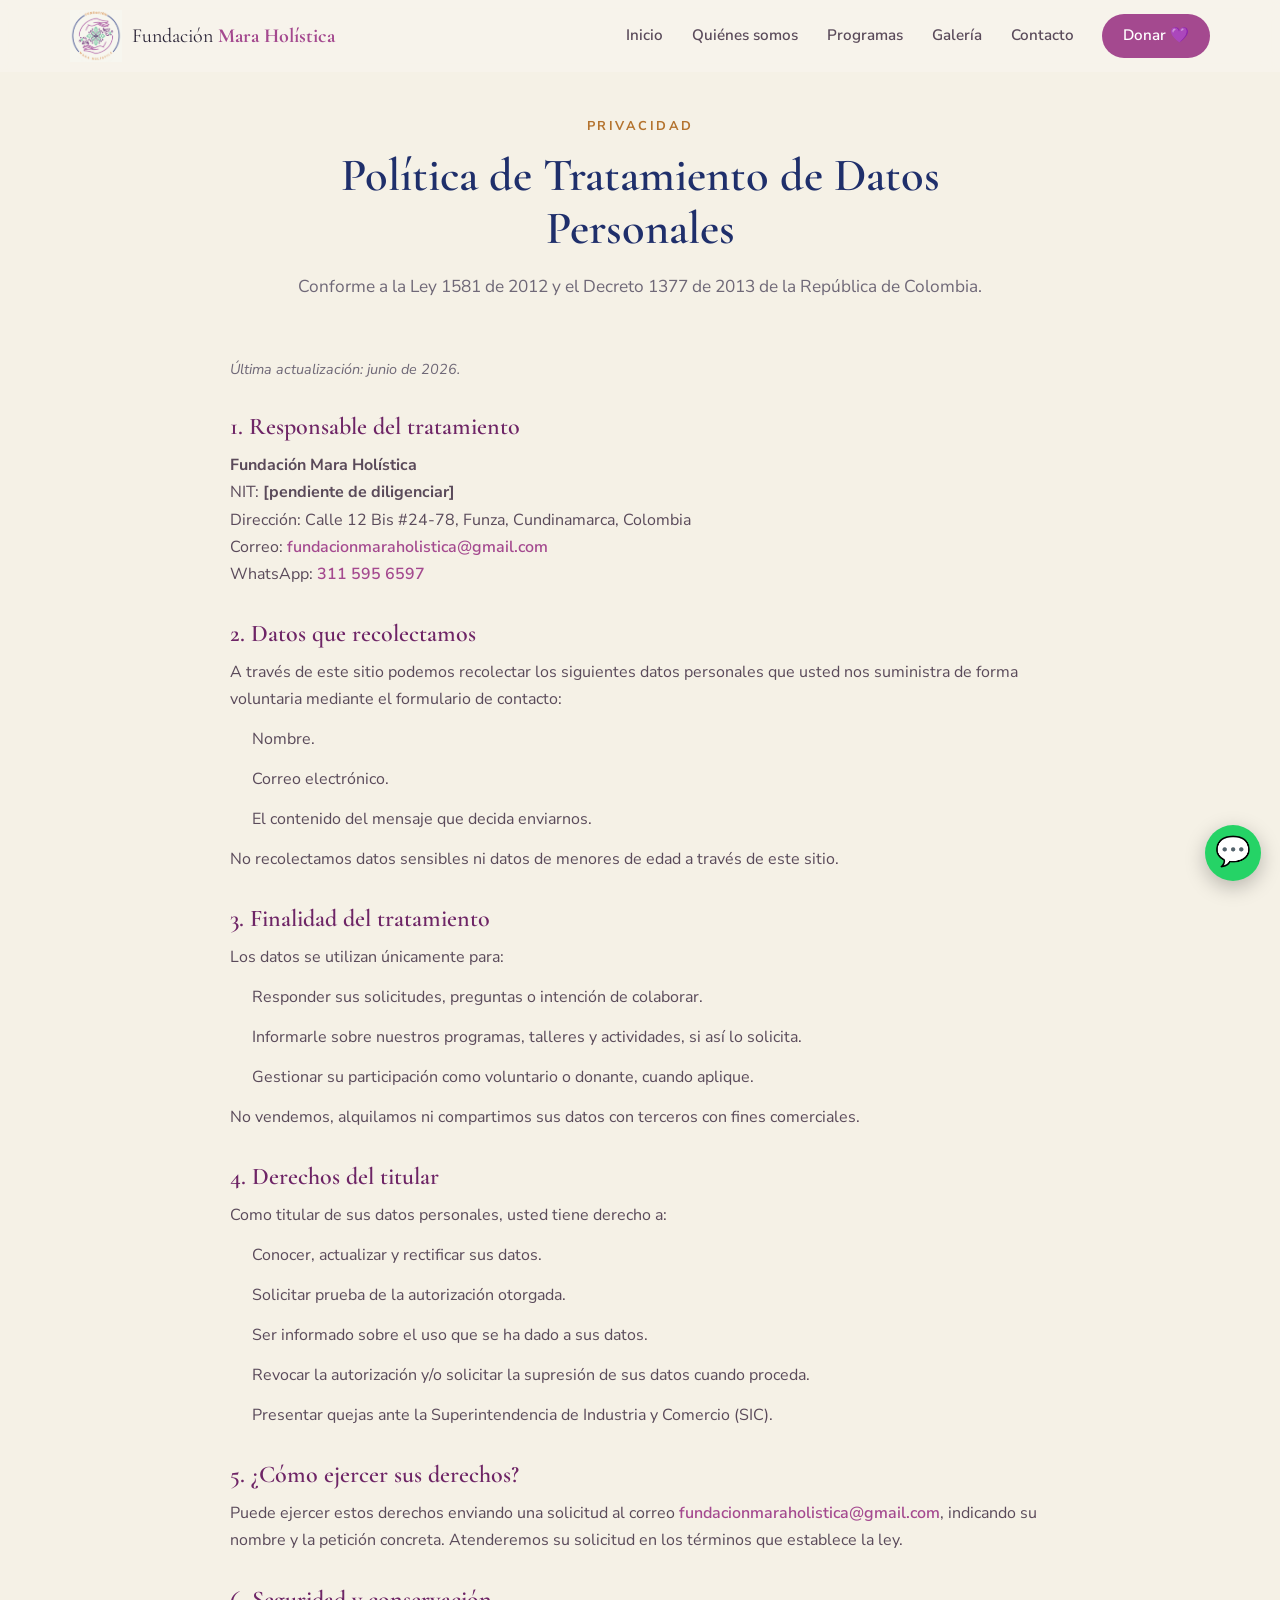
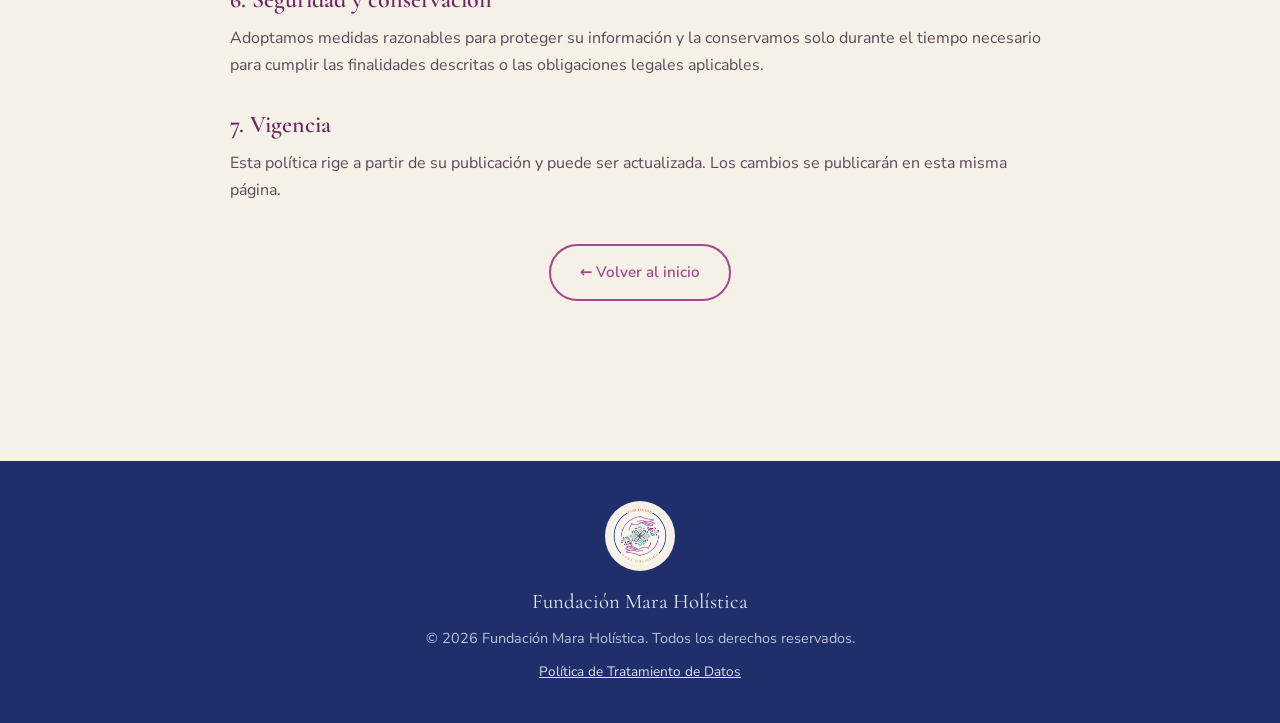
<file: privacidad.html>
<!DOCTYPE html>
<html lang="es">

<head>
  <meta charset="UTF-8" />
  <meta name="viewport" content="width=device-width, initial-scale=1.0" />
  <meta name="description"
    content="Política de Tratamiento de Datos Personales de la Fundación Mara Holística, conforme a la Ley 1581 de 2012 (Colombia)." />
  <title>Política de Tratamiento de Datos — Fundación Mara Holística</title>
  <link rel="canonical" href="https://fundacionmaraholistica.org/privacidad.html" />

  <!-- Open Graph / redes sociales -->
  <meta property="og:type" content="website" />
  <meta property="og:site_name" content="Fundación Mara Holística" />
  <meta property="og:locale" content="es_CO" />
  <meta property="og:url" content="https://fundacionmaraholistica.org/privacidad.html" />
  <meta property="og:title" content="Política de Tratamiento de Datos — Fundación Mara Holística" />
  <meta property="og:description"
    content="Cómo recolectamos, usamos y protegemos tus datos personales conforme a la Ley 1581 de 2012." />
  <meta property="og:image" content="https://fundacionmaraholistica.org/logo.png" />

  <link rel="preconnect" href="https://fonts.googleapis.com" />
  <link rel="preconnect" href="https://fonts.gstatic.com" crossorigin />
  <link
    href="https://fonts.googleapis.com/css2?family=Cormorant+Garamond:wght@500;600;700&family=Nunito+Sans:wght@300;400;600;700&display=swap"
    rel="stylesheet" />
  <link rel="icon" type="image/png" href="logo.png" />
  <link rel="stylesheet" href="styles.css" />
</head>

<body>

  <header class="navbar scrolled" id="navbar">
    <div class="container nav-inner">
      <a href="index.html" class="brand">
        <img src="logo.png" alt="Fundación Mara Holística" class="brand-logo" />
        <span class="brand-text">Fundación <strong>Mara Holística</strong></span>
      </a>

      <button class="nav-toggle" id="navToggle" aria-label="Abrir menú" aria-expanded="false">
        <span></span><span></span><span></span>
      </button>

      <nav class="nav-links" id="navLinks">
        <a href="index.html#inicio">Inicio</a>
        <a href="index.html#nosotros">Quiénes somos</a>
        <a href="index.html#servicios">Programas</a>
        <a href="galeria.html">Galería</a>
        <a href="index.html#contacto">Contacto</a>
        <a href="donaciones.html" class="nav-cta">Donar 💜</a>
      </nav>
    </div>
  </header>

  <section class="section" style="padding-top: 7rem;">
    <div class="container">
      <div class="section-head">
        <span class="kicker">Privacidad</span>
        <h2>Política de Tratamiento de Datos Personales</h2>
        <p class="section-lead">Conforme a la Ley 1581 de 2012 y el Decreto 1377 de 2013 de la República de Colombia.</p>
      </div>

      <div class="legal">
        <p class="legal-updated">Última actualización: junio de 2026.</p>

        <h3>1. Responsable del tratamiento</h3>
        <p>
          <strong>Fundación Mara Holística</strong><br />
          NIT: <strong>[pendiente de diligenciar]</strong><br />
          Dirección: Calle 12 Bis #24-78, Funza, Cundinamarca, Colombia<br />
          Correo: <a href="mailto:fundacionmaraholistica@gmail.com">fundacionmaraholistica@gmail.com</a><br />
          WhatsApp: <a href="https://wa.me/573115956597" target="_blank" rel="noopener">311 595 6597</a>
        </p>

        <h3>2. Datos que recolectamos</h3>
        <p>A través de este sitio podemos recolectar los siguientes datos personales que usted nos suministra de forma
          voluntaria mediante el formulario de contacto:</p>
        <ul>
          <li>Nombre.</li>
          <li>Correo electrónico.</li>
          <li>El contenido del mensaje que decida enviarnos.</li>
        </ul>
        <p>No recolectamos datos sensibles ni datos de menores de edad a través de este sitio.</p>

        <h3>3. Finalidad del tratamiento</h3>
        <p>Los datos se utilizan únicamente para:</p>
        <ul>
          <li>Responder sus solicitudes, preguntas o intención de colaborar.</li>
          <li>Informarle sobre nuestros programas, talleres y actividades, si así lo solicita.</li>
          <li>Gestionar su participación como voluntario o donante, cuando aplique.</li>
        </ul>
        <p>No vendemos, alquilamos ni compartimos sus datos con terceros con fines comerciales.</p>

        <h3>4. Derechos del titular</h3>
        <p>Como titular de sus datos personales, usted tiene derecho a:</p>
        <ul>
          <li>Conocer, actualizar y rectificar sus datos.</li>
          <li>Solicitar prueba de la autorización otorgada.</li>
          <li>Ser informado sobre el uso que se ha dado a sus datos.</li>
          <li>Revocar la autorización y/o solicitar la supresión de sus datos cuando proceda.</li>
          <li>Presentar quejas ante la Superintendencia de Industria y Comercio (SIC).</li>
        </ul>

        <h3>5. ¿Cómo ejercer sus derechos?</h3>
        <p>Puede ejercer estos derechos enviando una solicitud al correo
          <a href="mailto:fundacionmaraholistica@gmail.com">fundacionmaraholistica@gmail.com</a>, indicando su nombre y
          la petición concreta. Atenderemos su solicitud en los términos que establece la ley.</p>

        <h3>6. Seguridad y conservación</h3>
        <p>Adoptamos medidas razonables para proteger su información y la conservamos solo durante el tiempo necesario
          para cumplir las finalidades descritas o las obligaciones legales aplicables.</p>

        <h3>7. Vigencia</h3>
        <p>Esta política rige a partir de su publicación y puede ser actualizada. Los cambios se publicarán en esta misma
          página.</p>

        <div class="gallery-cta" style="margin-top: 2.5rem;">
          <a href="index.html" class="btn btn-ghost-dark">← Volver al inicio</a>
        </div>
      </div>
    </div>
  </section>

  <footer class="footer">
    <div class="container footer-inner">
      <img src="logo.png" alt="Fundación Mara Holística" class="footer-logo" />
      <p class="footer-brand">Fundación Mara Holística</p>
      <p class="footer-copy">© <span id="year"></span> Fundación Mara Holística. Todos los derechos reservados.</p>
    </div>
  </footer>

  <script src="script.js"></script>
</body>

</html>
</file>
<file: styles.css>
/* Fundación Mara Holística — Estilos. Paleta basada en el logo de la marca. */

:root {
  --morado:     #a4498f;
  --morado-osc: #6e2566;
  --menta:      #57c79a;
  --menta-osc:  #3da77e;
  --azul:       #1f2f6b;
  --dorado:     #d08a3e;
  --dorado-osc: #b4732e;
  --crema:      #f5f1e6;
  --tierra:     #5a4a5a;
  --texto:      #2a2336;
  --gris:       #6f6877;

  /* Alias usados por el resto de la hoja */
  --verde:      var(--morado);
  --verde-osc:  var(--azul);

  --radio:      16px;
  --sombra:     0 10px 30px rgba(58, 93, 71, 0.12);
  --sombra-sm:  0 4px 14px rgba(0, 0, 0, 0.08);
  --transicion: 0.3s ease;
  --max:        1140px;

  --serif: "Cormorant Garamond", Georgia, serif;
  --sans:  "Nunito Sans", system-ui, -apple-system, sans-serif;
}

/* ===== Base ===== */
* { margin: 0; padding: 0; box-sizing: border-box; }
html { scroll-behavior: smooth; scroll-padding-top: 80px; }
body {
  font-family: var(--sans);
  color: var(--texto);
  background: var(--crema);
  line-height: 1.7;
  -webkit-font-smoothing: antialiased;
}
img { max-width: 100%; display: block; }
a { text-decoration: none; color: inherit; }
ul { list-style: none; }

.container { width: min(100% - 2.5rem, var(--max)); margin-inline: auto; }
h1, h2, h3, h4 { font-family: var(--serif); line-height: 1.15; color: var(--verde-osc); font-weight: 600; }

/* ===== Botones ===== */
.btn {
  display: inline-block;
  padding: 0.85rem 1.8rem;
  border-radius: 999px;
  font-weight: 700;
  font-size: 0.95rem;
  cursor: pointer;
  border: 2px solid transparent;
  transition: transform var(--transicion), box-shadow var(--transicion), background var(--transicion);
}
.btn:hover { transform: translateY(-2px); }
.btn-primary { background: var(--verde); color: #fff; box-shadow: var(--sombra-sm); }
.btn-primary:hover { background: var(--verde-osc); }
.btn-ghost { background: transparent; color: #fff; border-color: rgba(255,255,255,0.7); }
.btn-ghost:hover { background: rgba(255,255,255,0.15); }
.btn-ghost-dark { background: transparent; color: var(--morado); border-color: var(--morado); }
.btn-ghost-dark:hover { background: var(--morado); color: #fff; }
.btn-gold { background: var(--dorado); color: #fff; }
.btn-gold:hover { background: var(--dorado-osc); }
.btn-block { display: block; width: 100%; text-align: center; }

/* ===== Navbar ===== */
.navbar {
  position: fixed; top: 0; left: 0; right: 0; z-index: 1000;
  background: rgba(247, 244, 236, 0.85);
  backdrop-filter: blur(10px);
  transition: box-shadow var(--transicion), background var(--transicion);
}
.navbar.scrolled { box-shadow: var(--sombra-sm); background: rgba(247, 244, 236, 0.97); }
.nav-inner { display: flex; align-items: center; justify-content: space-between; height: 72px; }
.brand { display: flex; align-items: center; gap: 0.6rem; font-family: var(--serif); font-size: 1.25rem; }
.brand-text strong { color: var(--verde); }
.brand-logo { height: 52px; width: auto; }

.nav-links { display: flex; align-items: center; gap: 1.8rem; }
.nav-links a { font-weight: 600; font-size: 0.95rem; color: var(--tierra); transition: color var(--transicion); }
.nav-links a:hover { color: var(--verde); }
.nav-cta { background: var(--verde); color: #fff !important; padding: 0.55rem 1.3rem; border-radius: 999px; }
.nav-cta:hover { background: var(--verde-osc); }

.nav-toggle { display: none; flex-direction: column; gap: 5px; background: none; border: none; cursor: pointer; padding: 6px; }
.nav-toggle span { width: 26px; height: 3px; background: var(--verde-osc); border-radius: 2px; transition: var(--transicion); }

/* ===== Hero ===== */
.hero {
  position: relative;
  min-height: 100vh;
  display: flex; align-items: center;
  text-align: center;
  color: #fff;
  background: linear-gradient(135deg, #a4498f 0%, #6e2566 45%, #1f2f6b 100%);
  overflow: hidden;
}
.hero-overlay {
  position: absolute; inset: 0;
  background:
    radial-gradient(circle at 18% 28%, rgba(208,138,62,0.30), transparent 42%),
    radial-gradient(circle at 82% 72%, rgba(87,199,154,0.28), transparent 45%);
}
.hero-content { position: relative; z-index: 2; padding: 6rem 0; }
.hero-logo {
  height: 150px; width: auto; margin: 0 auto 1.5rem;
  background: var(--crema); border-radius: 50%; padding: 8px;
  box-shadow: 0 10px 30px rgba(0,0,0,0.25);
}
.hero-eyebrow { text-transform: uppercase; letter-spacing: 3px; font-size: 0.8rem; font-weight: 700; color: var(--dorado); margin-bottom: 1rem; }
.hero-title { font-size: clamp(2.4rem, 6vw, 4.2rem); color: #fff; margin-bottom: 1.3rem; }
.hero-subtitle { max-width: 640px; margin: 0 auto 2.2rem; font-size: 1.1rem; color: rgba(255,255,255,0.92); }
.hero-actions { display: flex; gap: 1rem; justify-content: center; flex-wrap: wrap; }
.scroll-cue { position: absolute; bottom: 1.5rem; left: 50%; transform: translateX(-50%); color: rgba(255,255,255,0.8); font-size: 1.8rem; z-index: 2; animation: bounce 2s infinite; }
@keyframes bounce { 0%,100% { transform: translate(-50%, 0); } 50% { transform: translate(-50%, 10px); } }

/* ===== Secciones ===== */
.section { padding: 6rem 0; }
.section-alt { background: #eef3ed; }
.section-head { text-align: center; max-width: 700px; margin: 0 auto 3.5rem; }
.kicker { text-transform: uppercase; letter-spacing: 2.5px; font-size: 0.8rem; font-weight: 700; color: var(--dorado-osc); }
.section-head h2 { font-size: clamp(2rem, 4vw, 2.9rem); margin: 0.6rem 0 1rem; }
.section-lead { color: var(--gris); font-size: 1.08rem; }

/* ===== Pilares (misión / visión / valores) ===== */
.pillars { display: grid; grid-template-columns: repeat(auto-fit, minmax(260px, 1fr)); gap: 1.8rem; margin-bottom: 4rem; }
.pillar { background: #fff; border-radius: var(--radio); padding: 2.2rem; text-align: center; box-shadow: var(--sombra); transition: transform var(--transicion); }
.pillar:hover { transform: translateY(-6px); }
.pillar-icon { font-size: 2.4rem; margin-bottom: 0.8rem; }
.pillar h3 { margin-bottom: 0.6rem; }
.pillar p { color: var(--gris); }

/* ===== Estadísticas ===== */
.stats { display: grid; grid-template-columns: repeat(auto-fit, minmax(150px, 1fr)); gap: 1.5rem; text-align: center; }
.stat-num { display: block; font-family: var(--serif); font-size: 2.8rem; font-weight: 700; color: var(--verde); }
.stat-label { color: var(--gris); font-size: 0.95rem; }

/* ===== Tarjetas de programas ===== */
.cards { display: grid; grid-template-columns: repeat(auto-fit, minmax(280px, 1fr)); gap: 1.8rem; }
.card { background: #fff; border-radius: var(--radio); padding: 2.2rem; box-shadow: var(--sombra-sm); border: 1px solid rgba(90,138,106,0.12); transition: transform var(--transicion), box-shadow var(--transicion); }
.card:hover { transform: translateY(-6px); box-shadow: var(--sombra); }
.card-icon { font-size: 2.2rem; margin-bottom: 0.9rem; }
.card:nth-child(3n+1) { border-top: 4px solid var(--morado); }
.card:nth-child(3n+2) { border-top: 4px solid var(--menta); }
.card:nth-child(3n+3) { border-top: 4px solid var(--dorado); }
.card h3 { margin-bottom: 0.5rem; font-size: 1.4rem; }
.card p { color: var(--gris); }

/* ===== Galería ===== */
.gallery-group { margin-bottom: 2.5rem; }
.gallery-subtitle {
  font-family: var(--serif); font-size: 1.6rem; color: var(--morado-osc);
  margin-bottom: 1.2rem;
}
.gallery { display: grid; grid-template-columns: repeat(auto-fit, minmax(220px, 1fr)); gap: 1rem; }
.gallery-item {
  aspect-ratio: 4 / 3;
  background: linear-gradient(135deg, #dfe9e0, #cdddd0);
  border-radius: var(--radio);
  overflow: hidden;
  display: flex; align-items: center; justify-content: center;
  color: var(--verde-osc); font-weight: 600; font-size: 1.05rem;
  transition: transform var(--transicion), box-shadow var(--transicion);
}
.gallery-item img { width: 100%; height: 100%; object-fit: cover; display: block; }
.gallery-item:hover { transform: scale(1.03); box-shadow: var(--sombra); }
.gallery-cta { text-align: center; margin-bottom: 4rem; }

/* ===== Lightbox (foto ampliada) ===== */
.lightbox {
  position: fixed; inset: 0; z-index: 2000;
  background: rgba(20, 12, 24, 0.92);
  display: none; align-items: center; justify-content: center;
  padding: 2rem;
  animation: lb-fade 0.2s ease;
}
.lightbox.open { display: flex; }
.lightbox-img {
  max-width: 92vw; max-height: 88vh;
  border-radius: var(--radio);
  box-shadow: 0 20px 60px rgba(0, 0, 0, 0.5);
}
.lightbox-close {
  position: absolute; top: 1rem; right: 1.5rem;
  width: 3rem; height: 3rem;
  background: rgba(255, 255, 255, 0.12);
  border: none; border-radius: 50%;
  color: #fff; font-size: 2rem; line-height: 1;
  cursor: pointer; transition: background var(--transicion);
}
.lightbox-close:hover { background: rgba(255, 255, 255, 0.28); }
@keyframes lb-fade { from { opacity: 0; } to { opacity: 1; } }

/* ===== Casilla de consentimiento del formulario ===== */
.field-consent {
  display: flex; align-items: flex-start; gap: 0.6rem;
  margin: 0.2rem 0 1.2rem; font-size: 0.9rem; color: var(--gris);
  cursor: pointer; line-height: 1.5;
}
.field-consent input { margin-top: 0.2rem; width: 1.1rem; height: 1.1rem; flex-shrink: 0; accent-color: var(--morado); }
.field-consent a { color: var(--morado); font-weight: 600; }

/* ===== Páginas legales ===== */
.legal { max-width: 820px; margin: 0 auto; }
.legal h3 { font-family: var(--serif); color: var(--morado-osc); font-size: 1.5rem; margin: 2rem 0 0.7rem; }
.legal p, .legal li { color: var(--tierra); margin-bottom: 0.8rem; }
.legal ul { padding-left: 1.4rem; margin-bottom: 0.8rem; }
.legal a { color: var(--morado); font-weight: 600; }
.legal .legal-updated { color: var(--gris); font-size: 0.9rem; font-style: italic; }

/* ===== Botón flotante de WhatsApp ===== */
.wa-float {
  position: fixed; right: 1.2rem; bottom: 1.2rem; z-index: 1500;
  width: 3.5rem; height: 3.5rem; border-radius: 50%;
  background: #25d366; color: #fff;
  display: flex; align-items: center; justify-content: center;
  font-size: 1.8rem; text-decoration: none;
  box-shadow: 0 6px 20px rgba(0, 0, 0, 0.25);
  transition: transform var(--transicion), box-shadow var(--transicion);
}
.wa-float:hover { transform: scale(1.08); box-shadow: 0 8px 26px rgba(0, 0, 0, 0.35); }
@media (max-width: 600px) { .wa-float { width: 3.2rem; height: 3.2rem; font-size: 1.6rem; } }
.footer-legal { margin-top: 0.6rem; font-size: 0.85rem; }
.footer-legal a { color: rgba(255, 255, 255, 0.85); text-decoration: underline; }

/* ===== Testimonios ===== */
.testimonials { display: grid; grid-template-columns: repeat(auto-fit, minmax(300px, 1fr)); gap: 1.8rem; }
.testimonial { background: #fff; border-left: 4px solid var(--dorado); border-radius: var(--radio); padding: 2rem; box-shadow: var(--sombra-sm); }
.testimonial blockquote { font-family: var(--serif); font-size: 1.25rem; color: var(--verde-osc); font-style: italic; margin-bottom: 0.8rem; }
.testimonial figcaption { color: var(--gris); font-weight: 600; }

/* ===== Contacto ===== */
.section-contact { background: #eef3ed; }
.contact-grid { display: grid; grid-template-columns: 1.2fr 1fr; gap: 2.5rem; align-items: start; }
.contact-form { background: #fff; padding: 2.2rem; border-radius: var(--radio); box-shadow: var(--sombra); }
.field { margin-bottom: 1.2rem; }
.field label { display: block; font-weight: 600; margin-bottom: 0.4rem; color: var(--tierra); }
.field input, .field textarea {
  width: 100%; padding: 0.8rem 1rem; border: 1.5px solid #d8d8d8;
  border-radius: 10px; font-family: var(--sans); font-size: 1rem; transition: border var(--transicion);
}
.field input:focus, .field textarea:focus { outline: none; border-color: var(--verde); }
.form-or { text-align: center; color: var(--gris); margin: 0.6rem 0; font-size: 0.9rem; }
.form-note { margin-top: 0.8rem; font-weight: 600; min-height: 1.2em; }
.form-note.ok { color: var(--verde); }
.form-note.err { color: #c0392b; }

.contact-info h3 { margin-bottom: 1rem; }
.contact-list { margin-bottom: 1.8rem; }
.contact-list li { display: flex; gap: 0.7rem; margin-bottom: 0.7rem; color: var(--tierra); }
.contact-map { margin-bottom: 1.5rem; }
.map-title { margin-bottom: 0.6rem; }
.map-frame { position: relative; overflow: hidden; border-radius: var(--radio); box-shadow: var(--sombra-sm); aspect-ratio: 16 / 10; }
.map-frame iframe { position: absolute; inset: 0; width: 100%; height: 100%; border: 0; display: block; filter: saturate(1.05); }
.map-link { display: inline-flex; align-items: center; gap: 0.35rem; margin-top: 0.7rem; font-weight: 700; color: var(--verde); transition: gap var(--transicion), color var(--transicion); }
.map-link:hover { color: var(--verde-osc); gap: 0.6rem; }
.donate-box { background: #fff; border-radius: var(--radio); padding: 1.8rem; box-shadow: var(--sombra-sm); margin-bottom: 1.5rem; border: 1px dashed var(--dorado); }
.donate-box h4 { margin-bottom: 0.4rem; }
.donate-box p { color: var(--gris); margin-bottom: 1rem; }
.socials { display: flex; gap: 1rem; flex-wrap: wrap; }
.socials a { font-weight: 700; color: var(--verde); }
.socials a:hover { color: var(--verde-osc); }

/* ===== Footer ===== */
.footer { background: var(--verde-osc); color: rgba(255,255,255,0.9); padding: 2.5rem 0; }
.footer-inner { text-align: center; }
.footer-logo { height: 70px; width: auto; margin: 0 auto 0.8rem; background: var(--crema); border-radius: 50%; padding: 6px; }
.footer-brand { font-family: var(--serif); font-size: 1.3rem; margin-bottom: 0.4rem; }
.footer-copy { font-size: 0.9rem; color: rgba(255,255,255,0.7); }

/* ===== Animación de aparición ===== */
.reveal { opacity: 0; transform: translateY(30px); transition: opacity 0.7s ease, transform 0.7s ease; }
.reveal.visible { opacity: 1; transform: none; }

/* ===== Página de donaciones ===== */
.donate-hero {
  position: relative;
  margin-top: 72px;
  padding: 4.5rem 0;
  text-align: center;
  color: #fff;
  background: linear-gradient(135deg, #a4498f 0%, #6e2566 50%, #1f2f6b 100%);
  overflow: hidden;
}
.donate-hero-overlay {
  position: absolute; inset: 0;
  background:
    radial-gradient(circle at 20% 30%, rgba(208,138,62,0.30), transparent 45%),
    radial-gradient(circle at 80% 75%, rgba(87,199,154,0.28), transparent 45%);
}
.donate-hero-content { position: relative; z-index: 2; }
.donate-hero h1 { color: #fff; font-size: clamp(2.2rem, 5vw, 3.4rem); margin: 0.5rem 0 1rem; }
.donate-hero-sub { max-width: 620px; margin: 0 auto; color: rgba(255,255,255,0.92); font-size: 1.08rem; }

.donate-wrap { display: grid; grid-template-columns: 1.1fr 0.9fr; gap: 2.5rem; align-items: start; }

.donate-card {
  background: #fff;
  border-radius: var(--radio);
  padding: 2.5rem;
  box-shadow: var(--sombra);
  text-align: center;
  border-top: 6px solid var(--morado);
}
.nequi-badge {
  display: inline-block;
  background: var(--morado);
  color: #fff;
  font-weight: 700;
  font-size: 0.85rem;
  letter-spacing: 0.5px;
  padding: 0.4rem 1.1rem;
  border-radius: 999px;
  margin-bottom: 1rem;
}
.donate-card h2 { font-size: 1.8rem; margin-bottom: 0.4rem; }
.donate-card-lead { color: var(--gris); margin-bottom: 1.6rem; }

.qr-zone { display: flex; justify-content: center; margin-bottom: 1.5rem; }
.qr-img {
  width: 240px; height: 240px; object-fit: contain;
  border: 6px solid var(--crema);
  border-radius: 18px;
  box-shadow: var(--sombra-sm);
}
.qr-fallback {
  width: 260px; min-height: 240px;
  display: flex; flex-direction: column; align-items: center; justify-content: center;
  text-align: center; gap: 0.4rem;
  border: 2px dashed var(--morado);
  border-radius: 18px;
  padding: 1.5rem;
  background: var(--crema);
  color: var(--tierra);
}
.qr-fallback-icon { font-size: 2.5rem; }
.qr-fallback code { background: #fff; padding: 2px 6px; border-radius: 6px; color: var(--morado-osc); font-weight: 700; }

.nequi-number { background: var(--crema); border-radius: 12px; padding: 1rem; margin-bottom: 1.2rem; }
.nequi-number-label { display: block; font-size: 0.8rem; text-transform: uppercase; letter-spacing: 1.5px; color: var(--gris); }
.nequi-number-value { display: block; font-family: var(--serif); font-size: 2rem; font-weight: 700; color: var(--morado-osc); letter-spacing: 1px; }

.donate-card .btn { margin-bottom: 0.8rem; }
.btn.copied { background: var(--menta-osc) !important; }

.steps-card, .impact-card, .video-card {
  background: #fff;
  border-radius: var(--radio);
  padding: 2rem;
  box-shadow: var(--sombra-sm);
  margin-bottom: 1.8rem;
}
.steps-card h3, .impact-card h3, .video-card h3 { margin-bottom: 1rem; }

.video-card-lead { color: var(--gris); margin-bottom: 1.2rem; }
.video-embed {
  position: relative;
  width: 100%;
  aspect-ratio: 16 / 9;
  border-radius: var(--radio);
  overflow: hidden;
  background: #000;
}
.video-embed iframe {
  position: absolute;
  inset: 0;
  width: 100%;
  height: 100%;
  border: 0;
}
.steps { padding-left: 1.2rem; color: var(--tierra); }
.steps li { margin-bottom: 0.8rem; padding-left: 0.3rem; }
.steps li::marker { color: var(--morado); font-weight: 700; }

.impact-list { margin-bottom: 1rem; }
.impact-list li { display: flex; gap: 0.7rem; align-items: center; margin-bottom: 0.7rem; color: var(--tierra); }
.impact-note { color: var(--gris); font-style: italic; }

.donate-back { text-align: center; margin-top: 2rem; }

/* ===== Responsive ===== */
@media (max-width: 860px) {
  .contact-grid { grid-template-columns: 1fr; }
  .donate-wrap { grid-template-columns: 1fr; }
}
@media (max-width: 720px) {
  .nav-toggle { display: flex; }
  .nav-links {
    position: fixed; top: 72px; right: 0;
    flex-direction: column; align-items: flex-start;
    background: var(--crema); width: 240px; height: calc(100vh - 72px);
    padding: 2rem 1.6rem; gap: 1.4rem;
    transform: translateX(100%); transition: transform var(--transicion);
    box-shadow: -10px 0 30px rgba(0,0,0,0.1);
  }
  .nav-links.open { transform: translateX(0); }
  .nav-toggle.open span:nth-child(1) { transform: translateY(8px) rotate(45deg); }
  .nav-toggle.open span:nth-child(2) { opacity: 0; }
  .nav-toggle.open span:nth-child(3) { transform: translateY(-8px) rotate(-45deg); }
}

/* Compactar en móvil para que la página no quede tan extensa */
@media (max-width: 600px) {
  .section { padding: 3.5rem 0; }
  .hero-content { padding: 4.5rem 0; }
  .section-head { margin-bottom: 2rem; }
  .pillars, .cards { gap: 1rem; margin-bottom: 2.5rem; }
  .pillar, .card { padding: 1.6rem; }
  .stats { gap: 1rem; }

  /* Galería: 2 columnas y solo 4 fotos por bloque (el resto en la galería completa) */
  .gallery { grid-template-columns: repeat(2, 1fr); gap: 0.6rem; }
  .gallery-group { margin-bottom: 1.8rem; }
  .gallery-cta { margin-bottom: 2.5rem; }
  #galeria .gallery .gallery-item:nth-child(n+5) { display: none; }
}
</file>
